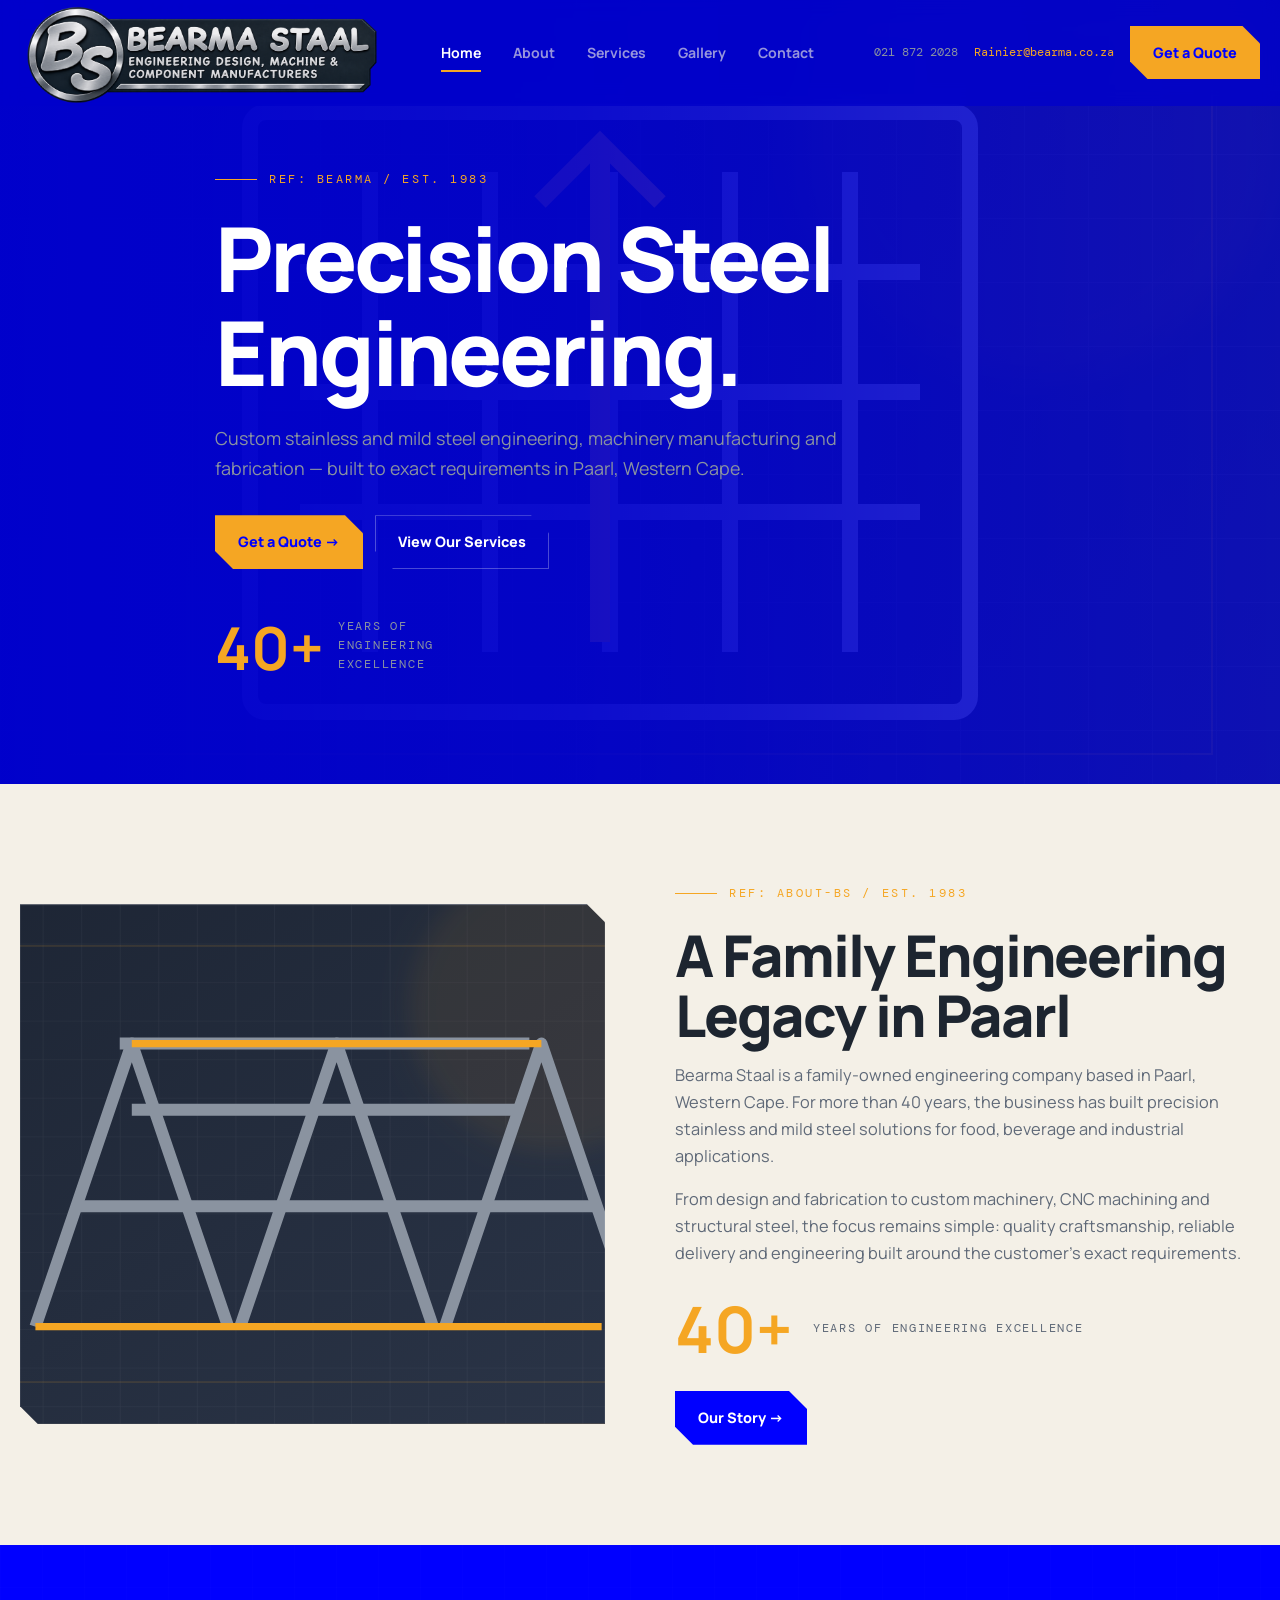
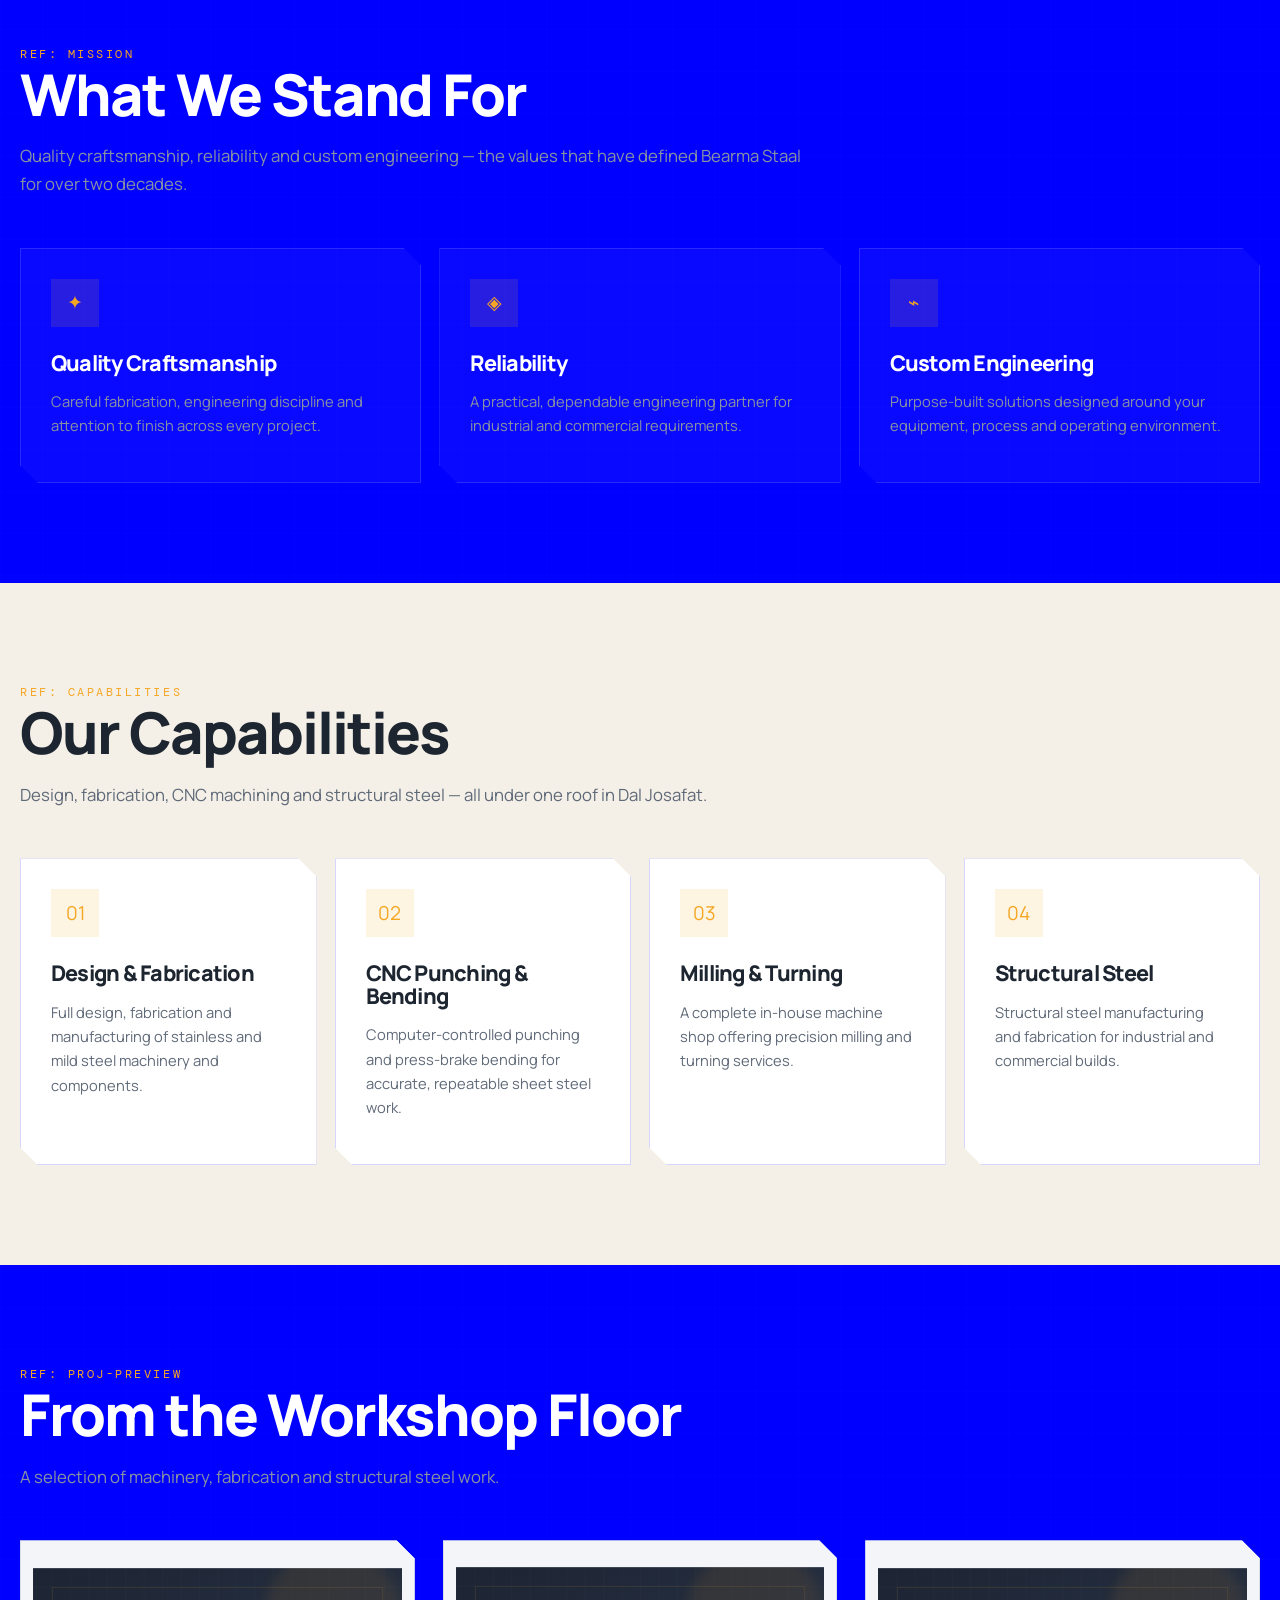
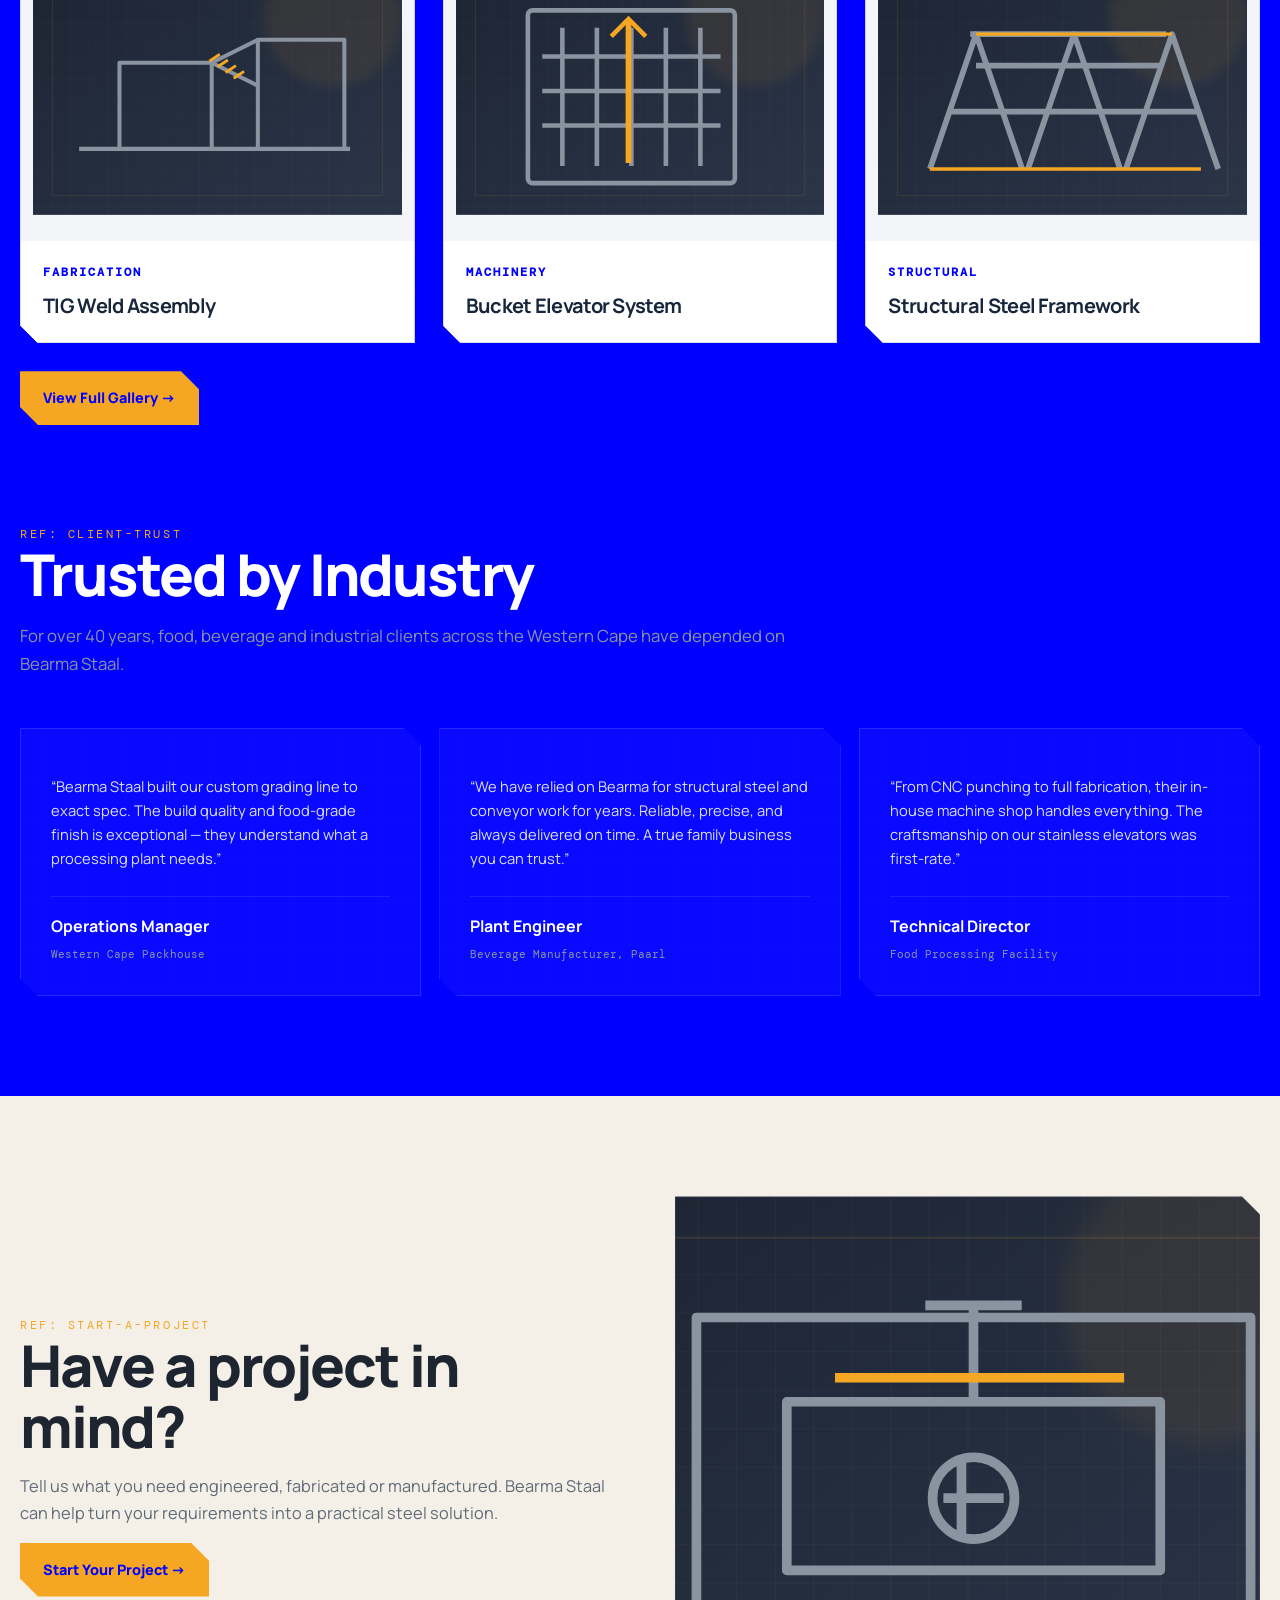
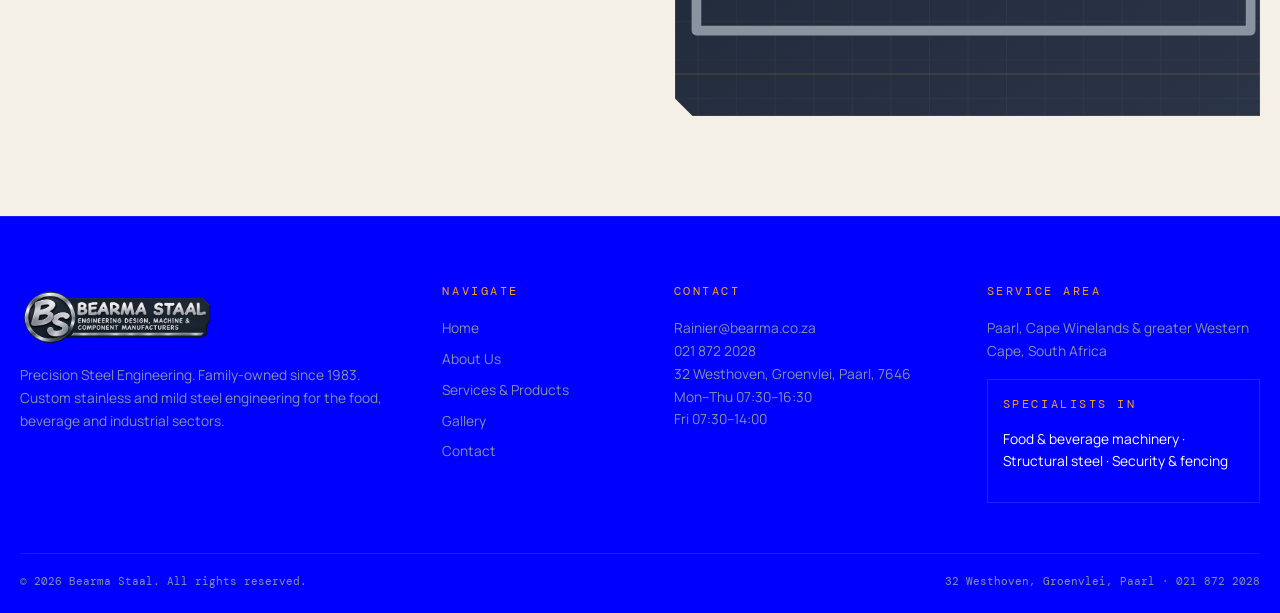
<file: index.html>
<!doctype html>
<html lang="en-ZA">
<head>
<meta charset="utf-8">
<meta name="viewport" content="width=device-width,initial-scale=1">
<title>Bearma Staal | Precision Steel Engineering in Paarl</title>
<meta name="description" content="Bearma Staal — family-owned industrial engineering in Paarl, Western Cape. 40+ years of stainless and mild steel fabrication, custom machinery, CNC machining, structural steel and security solutions.">
<meta name="robots" content="index,follow">
<meta property="og:title" content="Bearma Staal | Precision Steel Engineering">
<meta property="og:description" content="40+ years of custom stainless and mild steel machinery, fabrication, CNC machining and structural steel in Paarl, Western Cape.">
<meta property="og:locale" content="en_ZA">

<link rel="stylesheet" href="styles.css">

<script type="application/ld+json">
{
  "@context":"https://schema.org",
  "@type":"LocalBusiness",
  "name":"Bearma Staal",
  "description":"Family-owned industrial engineering company specialising in stainless and mild steel fabrication, custom machinery, CNC machining, structural steel and security fencing.",
  "telephone":"+27 21 872 2028",
  "address":{
    "@type":"PostalAddress",
    "streetAddress":"32 Westhoven, Groenvlei",
    "addressLocality":"Paarl",
    "addressRegion":"Western Cape",
    "postalCode":"7646",
    "addressCountry":"ZA"
  },
  "areaServed":"Paarl, Cape Winelands, Western Cape, South Africa",
  "openingHoursSpecification":[
    {
      "@type":"OpeningHoursSpecification",
      "dayOfWeek":["Monday","Tuesday","Wednesday","Thursday"],
      "opens":"07:30",
      "closes":"16:30"
    },
    {
      "@type":"OpeningHoursSpecification",
      "dayOfWeek":"Friday",
      "opens":"07:30",
      "closes":"14:00"
    }
  ]
}
</script>
</head>

<body>

<header>
<nav class="container nav">

<a href="./" aria-label="Bearma Staal home">
<img class="logo" src="assets/images/bearma-staal-logo.png" alt="Bearma Staal">
</a>

<div class="navlinks">
<a class="active" href="./">Home</a>
<a href="about/">About</a>
<a href="services/">Services</a>
<a href="gallery/">Gallery</a>
<a href="https://timothyr9.github.io/Bearma_Staal/contact/index.html">Contact</a>
</div>

<div class="navright">
<a class="phone" href="tel:0218722028">021 872 2028</a>
<a class="email-mini" href="mailto:Rainier@bearma.co.za">Rainier@bearma.co.za</a>

<a class="btn btn-primary chamfer" href="https://timothyr9.github.io/Bearma_Staal/contact/index.html">
Get a Quote
</a>

<button class="hamb" aria-label="Open menu">☰</button>
</div>
</nav>

<div class="mobile-menu">
<div class="container">

<a href="./">Home</a>
<a href="about/">About</a>
<a href="services/">Services</a>
<a href="gallery/">Gallery</a>

<a href="https://timothyr9.github.io/Bearma_Staal/contact/index.html">
Contact
</a>

<a class="btn btn-primary chamfer" href="https://timothyr9.github.io/Bearma_Staal/contact/index.html">
Get a Quote
</a>

</div>
</div>
</header>

<main>

<section class="hero">
<div class="hero-media" style="background-image:url('assets/images/project-elevator.svg')"></div>
<div class="hero-overlay"></div>

<div class="container hero-content">

<div class="eyebrow">
<i></i>
<span class="tech">REF: BEARMA / EST. 1983</span>
</div>

<h1>Precision Steel Engineering.</h1>

<p class="lead">
Custom stainless and mild steel engineering, machinery manufacturing and fabrication — built to exact requirements in Paarl, Western Cape.
</p>

<div class="hero-actions">

<a class="btn btn-primary chamfer" href="https://timothyr9.github.io/Bearma_Staal/contact/index.html">
Get a Quote →
</a>

<a class="btn btn-outline chamfer" href="services/">
View Our Services
</a>

</div>

<div class="hero-stat">
<strong>40+</strong>
<span>Years of engineering excellence</span>
</div>

</div>
</section>

<section class="section">
<div class="container two-col">

<div class="media-card chamfer reveal"
style="background-image:url('assets/images/project-structure.svg')">
</div>

<div class="copy reveal">

<div class="eyebrow">
<i style="width:42px;height:1px;background:var(--safety)"></i>
<span class="tech">REF: ABOUT-BS / EST. 1983</span>
</div>

<h2>A Family Engineering Legacy in Paarl</h2>

<p>
Bearma Staal is a family-owned engineering company based in Paarl, Western Cape. For more than 40 years, the business has built precision stainless and mild steel solutions for food, beverage and industrial applications.
</p>

<p>
From design and fabrication to custom machinery, CNC machining and structural steel, the focus remains simple: quality craftsmanship, reliable delivery and engineering built around the customer's exact requirements.
</p>

<div class="statline">
<strong>40+</strong>
<span>Years of engineering excellence</span>
</div>

<a class="btn btn-dark chamfer" href="about/" style="margin-top:30px">
Our Story →
</a>

</div>
</div>
</section>

<section class="section dark">
<div class="container">

<div class="section-head reveal">
<div class="tech">REF: MISSION</div>
<h2>What We Stand For</h2>
<p>
Quality craftsmanship, reliability and custom engineering — the values that have defined Bearma Staal for over two decades.
</p>
</div>

<div class="cards">

<article class="card chamfer reveal">
<div class="icon">✦</div>
<h3>Quality Craftsmanship</h3>
<p>
Careful fabrication, engineering discipline and attention to finish across every project.
</p>
</article>

<article class="card chamfer reveal">
<div class="icon">◈</div>
<h3>Reliability</h3>
<p>
A practical, dependable engineering partner for industrial and commercial requirements.
</p>
</article>

<article class="card chamfer reveal">
<div class="icon">⌁</div>
<h3>Custom Engineering</h3>
<p>
Purpose-built solutions designed around your equipment, process and operating environment.
</p>
</article>

</div>
</div>
</section>

<section class="section">
<div class="container">

<div class="section-head reveal">
<div class="tech">REF: CAPABILITIES</div>
<h2>Our Capabilities</h2>
<p>
Design, fabrication, CNC machining and structural steel — all under one roof in Dal Josafat.
</p>
</div>

<div class="cards four">

<article class="card chamfer reveal">
<div class="icon">01</div>
<h3>Design & Fabrication</h3>
<p>
Full design, fabrication and manufacturing of stainless and mild steel machinery and components.
</p>
</article>

<article class="card chamfer reveal">
<div class="icon">02</div>
<h3>CNC Punching & Bending</h3>
<p>
Computer-controlled punching and press-brake bending for accurate, repeatable sheet steel work.
</p>
</article>

<article class="card chamfer reveal">
<div class="icon">03</div>
<h3>Milling & Turning</h3>
<p>
A complete in-house machine shop offering precision milling and turning services.
</p>
</article>

<article class="card chamfer reveal">
<div class="icon">04</div>
<h3>Structural Steel</h3>
<p>
Structural steel manufacturing and fabrication for industrial and commercial builds.
</p>
</article>

</div>
</div>
</section>

<section class="section dark">
<div class="container">

<div class="section-head reveal">
<div class="tech">REF: PROJ-PREVIEW</div>
<h2>From the Workshop Floor</h2>
<p>
A selection of machinery, fabrication and structural steel work.
</p>
</div>

<div class="gallery-grid">

<a class="gallery-item chamfer reveal" href="gallery/" data-category="fabrication">
<img loading="lazy" src="assets/images/project-weld.svg" alt="TIG weld assembly">
<div class="gallery-caption">
<small>Fabrication</small>
<h3>TIG Weld Assembly</h3>
</div>
</a>

<a class="gallery-item chamfer reveal" href="gallery/" data-category="machinery">
<img loading="lazy" src="assets/images/project-elevator.svg" alt="Bucket elevator system">
<div class="gallery-caption">
<small>Machinery</small>
<h3>Bucket Elevator System</h3>
</div>
</a>

<a class="gallery-item chamfer reveal" href="gallery/" data-category="structural">
<img loading="lazy" src="assets/images/project-structure.svg" alt="Structural steel framework">
<div class="gallery-caption">
<small>Structural</small>
<h3>Structural Steel Framework</h3>
</div>
</a>

</div>

<a class="btn btn-primary chamfer" href="gallery/" style="margin-top:28px">
View Full Gallery →
</a>

</div>
</section>

<section class="section dark" style="padding-top:0">
<div class="container">

<div class="section-head reveal">
<div class="tech">REF: CLIENT-TRUST</div>
<h2>Trusted by Industry</h2>
<p>
For over 40 years, food, beverage and industrial clients across the Western Cape have depended on Bearma Staal.
</p>
</div>

<div class="testimonials">

<article class="card chamfer reveal">
<p class="quote">
“Bearma Staal built our custom grading line to exact spec. The build quality and food-grade finish is exceptional — they understand what a processing plant needs.”
</p>
<div class="person">
<strong>Operations Manager</strong>
<span>Western Cape Packhouse</span>
</div>
</article>

<article class="card chamfer reveal">
<p class="quote">
“We have relied on Bearma for structural steel and conveyor work for years. Reliable, precise, and always delivered on time. A true family business you can trust.”
</p>
<div class="person">
<strong>Plant Engineer</strong>
<span>Beverage Manufacturer, Paarl</span>
</div>
</article>

<article class="card chamfer reveal">
<p class="quote">
“From CNC punching to full fabrication, their in-house machine shop handles everything. The craftsmanship on our stainless elevators was first-rate.”
</p>
<div class="person">
<strong>Technical Director</strong>
<span>Food Processing Facility</span>
</div>
</article>

</div>
</div>
</section>

<section class="section">
<div class="container two-col">

<div class="copy reveal">

<div class="tech">REF: START-A-PROJECT</div>

<h2>Have a project in mind?</h2>

<p>
Tell us what you need engineered, fabricated or manufactured. Bearma Staal can help turn your requirements into a practical steel solution.
</p>

<a class="btn btn-primary chamfer"
href="https://timothyr9.github.io/Bearma_Staal/contact/index.html">
Start Your Project →
</a>

</div>

<div class="media-card chamfer reveal"
style="background-image:url('assets/images/project-cnc.svg')">
</div>

</div>
</section>

</main>

<footer>

<div class="container footer">

<div class="footer-grid">

<div>
<img class="footer-logo" src="assets/images/bearma-staal-logo.png" alt="Bearma Staal">
<p>
Precision Steel Engineering. Family-owned since 1983. Custom stainless and mild steel engineering for the food, beverage and industrial sectors.
</p>
</div>

<div>
<div class="tech footer-title">Navigate</div>

<ul>
<li><a href="./">Home</a></li>
<li><a href="about/">About Us</a></li>
<li><a href="services/">Services & Products</a></li>
<li><a href="gallery/">Gallery</a></li>
<li>
<a href="https://timothyr9.github.io/Bearma_Staal/contact/index.html">
Contact
</a>
</li>
</ul>

</div>

<div>

<div class="tech footer-title">Contact</div>

<p>
<a href="mailto:Rainier@bearma.co.za">Rainier@bearma.co.za</a><br>
<a href="tel:0218722028">021 872 2028</a><br>
32 Westhoven, Groenvlei, Paarl, 7646<br>
Mon–Thu 07:30–16:30<br>
Fri 07:30–14:00
</p>

</div>

<div>

<div class="tech footer-title">Service Area</div>

<p>
Paarl, Cape Winelands & greater Western Cape, South Africa
</p>

<div class="special">
<div class="tech">Specialists In</div>
<p style="color:#fff">
Food & beverage machinery · Structural steel · Security & fencing
</p>
</div>

</div>

</div>

<div class="copyright">
<span>© 2026 Bearma Staal. All rights reserved.</span>
<span>32 Westhoven, Groenvlei, Paarl · 021 872 2028</span>
</div>

</div>

</footer>

<script src="script.js"></script>

</body>
</html>
</file>
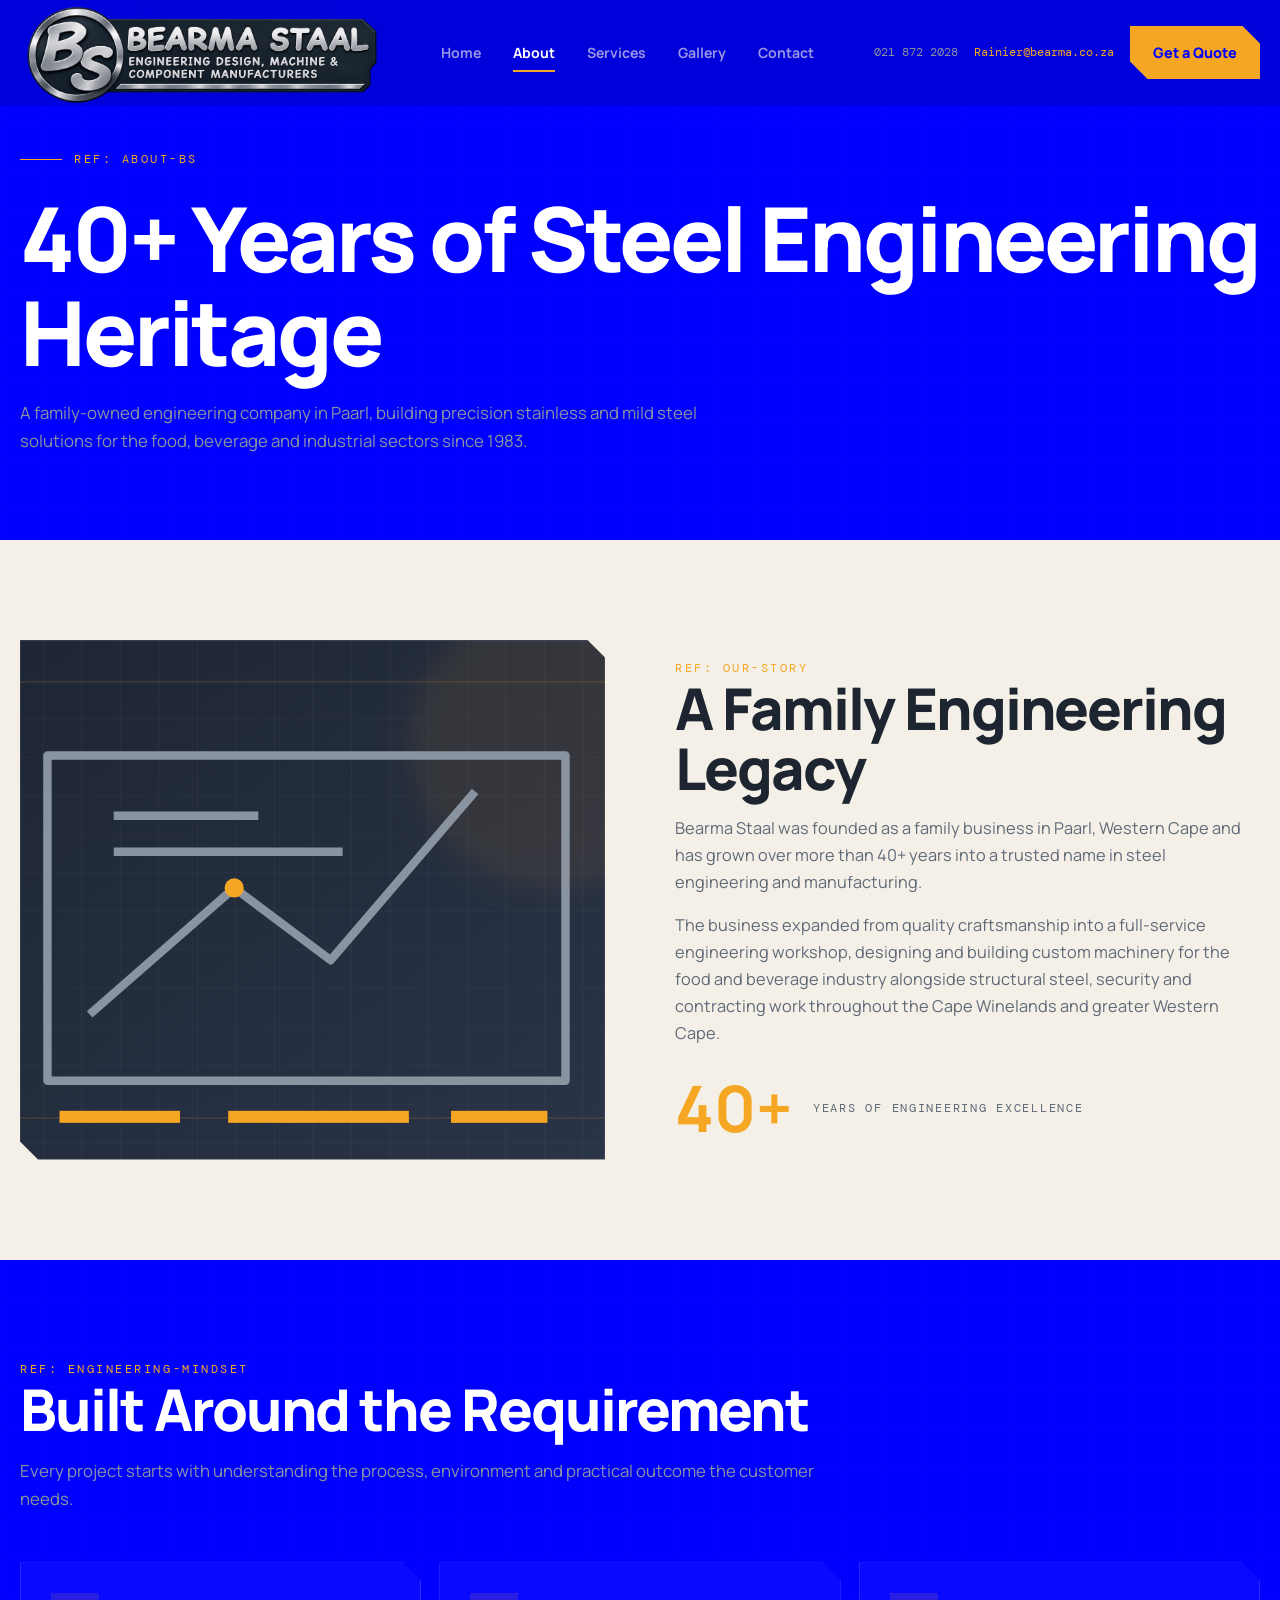
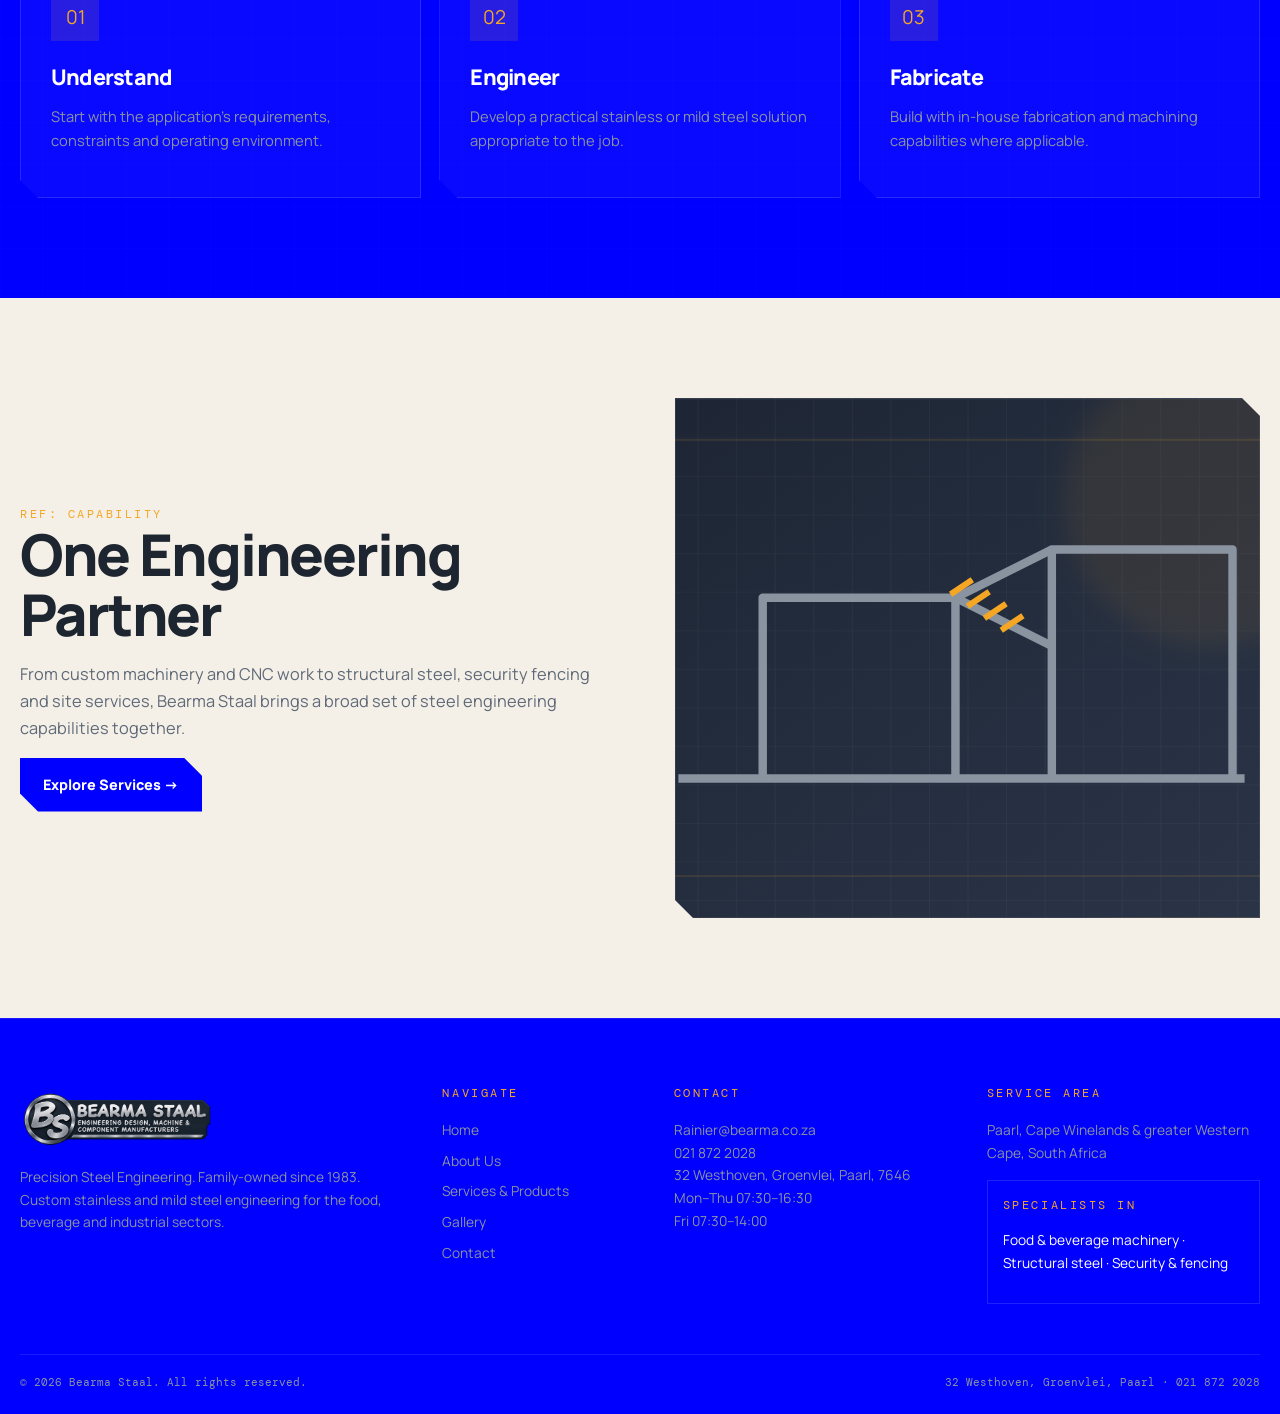
<file: about/index.html>
<!doctype html><html lang="en-ZA"><head><meta charset="utf-8"><meta name="viewport" content="width=device-width,initial-scale=1"><title>About Bearma Staal | 40+ Years of Steel Engineering</title><meta name="description" content="Learn about Bearma Staal, a family-owned steel engineering and manufacturing company in Paarl with 40+ years of experience."><link rel="stylesheet" href="../styles.css"></head><body><header><nav class="container nav"><a href="../"><img class="logo" src="../assets/images/bearma-staal-logo.png" alt="Bearma Staal"></a><div class="navlinks"><a href="../">Home</a><a class="active" href="./">About</a><a href="../services/">Services</a><a href="../gallery/">Gallery</a><a href="../contact/">Contact</a></div><div class="navright"><a class="phone" href="tel:0218722028">021 872 2028</a><a class="email-mini" href="mailto:Rainier@bearma.co.za">Rainier@bearma.co.za</a><a class="btn btn-primary chamfer" href="../contact/">Get a Quote</a><button class="hamb" aria-label="Open menu">☰</button></div></nav><div class="mobile-menu"><div class="container"><a href="../">Home</a><a href="./">About</a><a href="../services/">Services</a><a href="../gallery/">Gallery</a><a href="../contact/">Contact</a><a class="btn btn-primary chamfer" href="../contact/">Get a Quote</a></div></div></header><main><section class="page-hero"><div class="container"><div class="eyebrow"><i></i><span class="tech">REF: ABOUT-BS</span></div><h1>40+ Years of Steel Engineering Heritage</h1><p>A family-owned engineering company in Paarl, building precision stainless and mild steel solutions for the food, beverage and industrial sectors since 1983.</p></div></section><section class="section"><div class="container two-col"><div class="media-card chamfer reveal" style="background-image:url('../assets/images/project-engineering.svg')"></div><div class="copy reveal"><div class="tech">REF: OUR-STORY</div><h2>A Family Engineering Legacy</h2><p>Bearma Staal was founded as a family business in Paarl, Western Cape and has grown over more than 40+ years into a trusted name in steel engineering and manufacturing.</p><p>The business expanded from quality craftsmanship into a full-service engineering workshop, designing and building custom machinery for the food and beverage industry alongside structural steel, security and contracting work throughout the Cape Winelands and greater Western Cape.</p><div class="statline"><strong>40+</strong><span>Years of engineering excellence</span></div></div></div></section><section class="section dark"><div class="container"><div class="section-head reveal"><div class="tech">REF: ENGINEERING-MINDSET</div><h2>Built Around the Requirement</h2><p>Every project starts with understanding the process, environment and practical outcome the customer needs.</p></div><div class="cards"><article class="card chamfer reveal"><div class="icon">01</div><h3>Understand</h3><p>Start with the application's requirements, constraints and operating environment.</p></article><article class="card chamfer reveal"><div class="icon">02</div><h3>Engineer</h3><p>Develop a practical stainless or mild steel solution appropriate to the job.</p></article><article class="card chamfer reveal"><div class="icon">03</div><h3>Fabricate</h3><p>Build with in-house fabrication and machining capabilities where applicable.</p></article></div></div></section><section class="section"><div class="container two-col"><div class="copy reveal"><div class="tech">REF: CAPABILITY</div><h2>One Engineering Partner</h2><p>From custom machinery and CNC work to structural steel, security fencing and site services, Bearma Staal brings a broad set of steel engineering capabilities together.</p><a class="btn btn-dark chamfer" href="../services/">Explore Services →</a></div><div class="media-card chamfer reveal" style="background-image:url('../assets/images/project-weld.svg')"></div></div></section></main><footer><div class="container footer"><div class="footer-grid"><div><img class="footer-logo" src="../assets/images/bearma-staal-logo.png" alt="Bearma Staal"><p>Precision Steel Engineering. Family-owned since 1983. Custom stainless and mild steel engineering for the food, beverage and industrial sectors.</p></div><div><div class="tech footer-title">Navigate</div><ul><li><a href="../">Home</a></li><li><a href="./">About Us</a></li><li><a href="../services/">Services & Products</a></li><li><a href="../gallery/">Gallery</a></li><li><a href="../contact/">Contact</a></li></ul></div><div><div class="tech footer-title">Contact</div><p><a href="mailto:Rainier@bearma.co.za">Rainier@bearma.co.za</a><br><a href="tel:0218722028">021 872 2028</a><br>32 Westhoven, Groenvlei, Paarl, 7646<br>Mon–Thu 07:30–16:30<br>Fri 07:30–14:00</p></div><div><div class="tech footer-title">Service Area</div><p>Paarl, Cape Winelands & greater Western Cape, South Africa</p><div class="special"><div class="tech">Specialists In</div><p style="color:#fff">Food & beverage machinery · Structural steel · Security & fencing</p></div></div></div><div class="copyright"><span>© 2026 Bearma Staal. All rights reserved.</span><span>32 Westhoven, Groenvlei, Paarl · 021 872 2028</span></div></div></footer><script src="../script.js"></script></body></html>
</file>
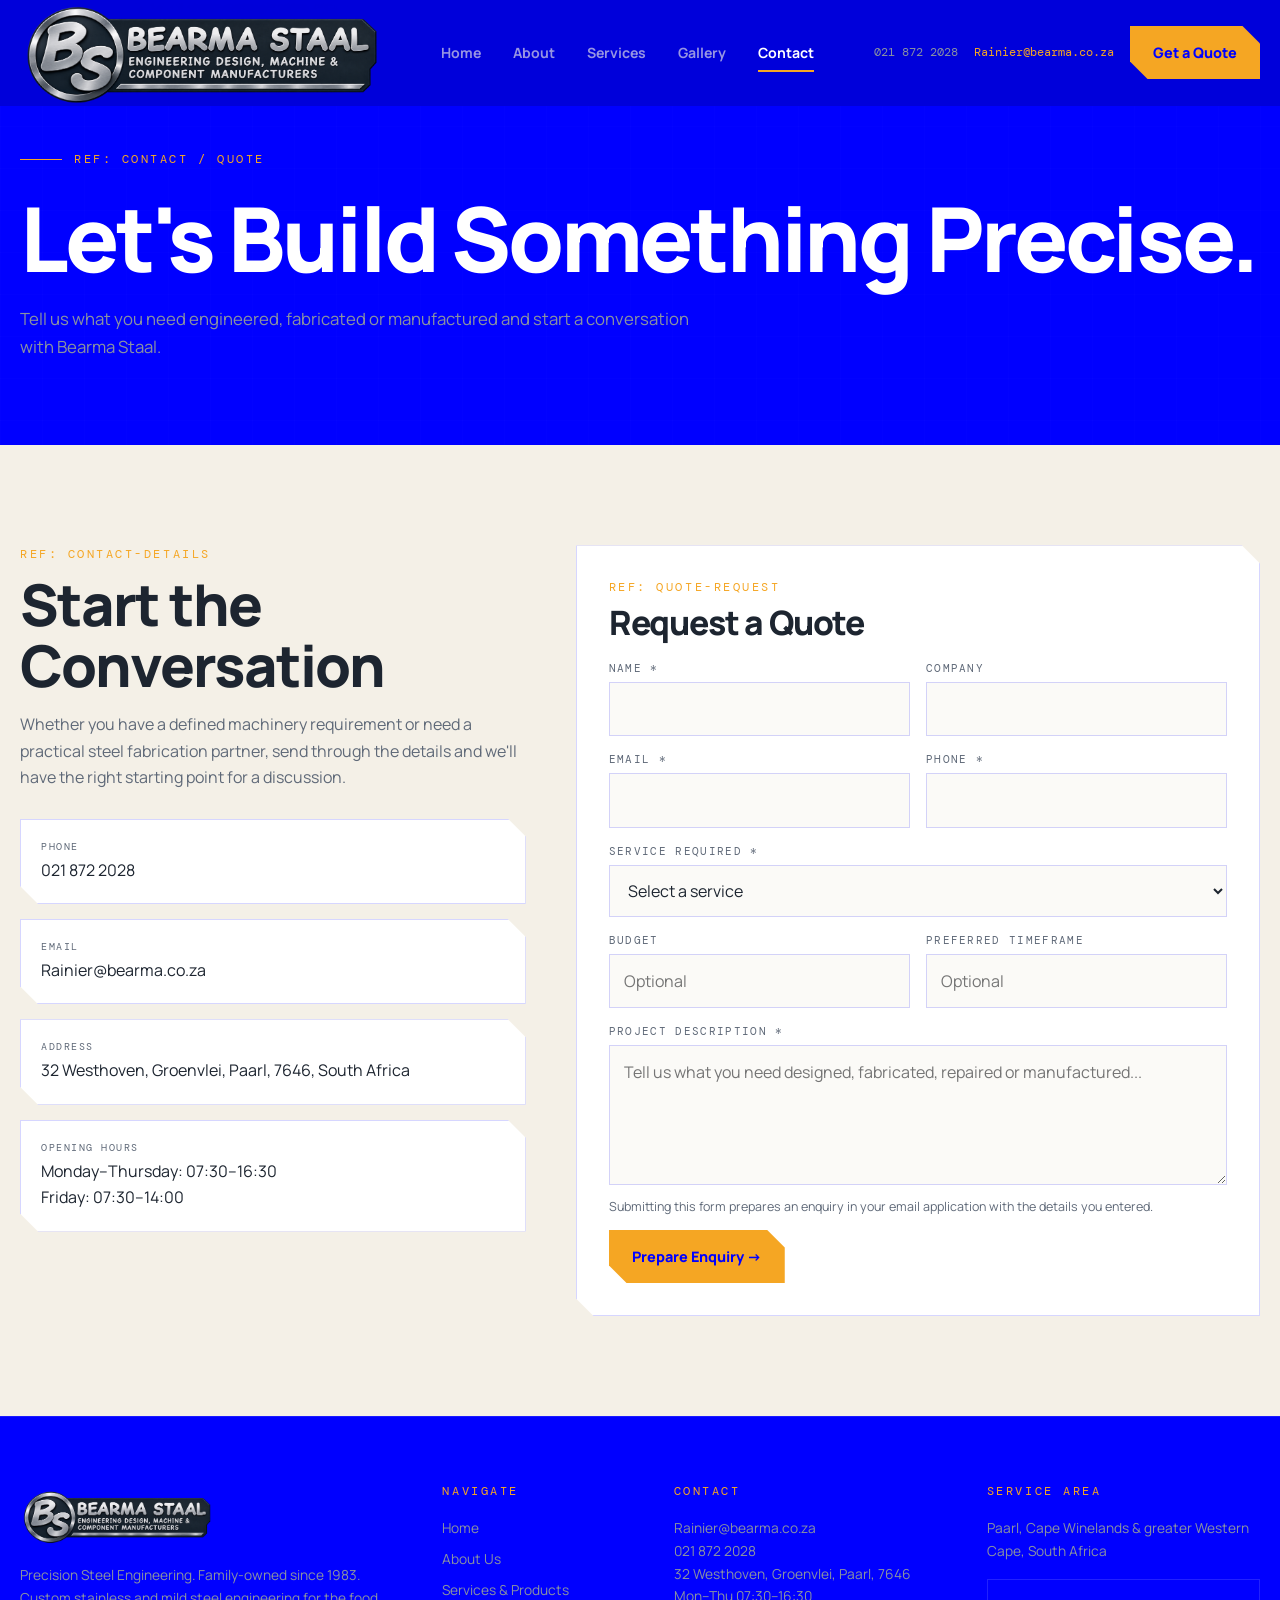
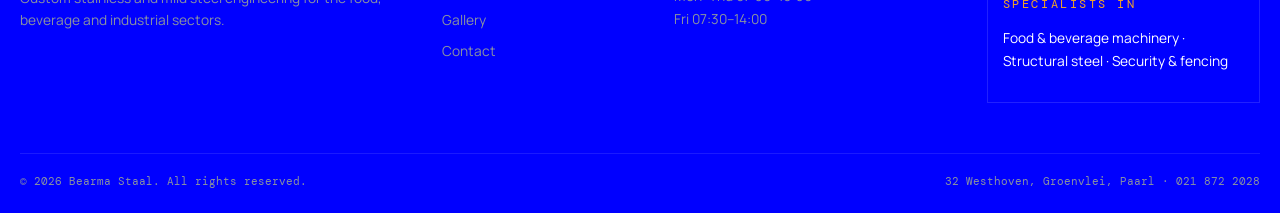
<file: contact/index.html>
<!doctype html><html lang="en-ZA"><head><meta charset="utf-8"><meta name="viewport" content="width=device-width,initial-scale=1"><title>Contact Bearma Staal | Get a Quote</title><meta name="description" content="Contact Bearma Staal in Paarl for steel engineering, custom machinery, fabrication, CNC machining, structural steel and site services."><link rel="stylesheet" href="../styles.css"></head><body><header><nav class="container nav"><a href="../"><img class="logo" src="../assets/images/bearma-staal-logo.png" alt="Bearma Staal"></a><div class="navlinks"><a href="../">Home</a><a href="../about/">About</a><a href="../services/">Services</a><a href="../gallery/">Gallery</a><a class="active" href="./">Contact</a></div><div class="navright"><a class="phone" href="tel:0218722028">021 872 2028</a><a class="email-mini" href="mailto:Rainier@bearma.co.za">Rainier@bearma.co.za</a><a class="btn btn-primary chamfer" href="./">Get a Quote</a><button class="hamb" aria-label="Open menu">☰</button></div></nav><div class="mobile-menu"><div class="container"><a href="../">Home</a><a href="../about/">About</a><a href="../services/">Services</a><a href="../gallery/">Gallery</a><a href="./">Contact</a><a class="btn btn-primary chamfer" href="./">Get a Quote</a></div></div></header><main><section class="page-hero"><div class="container"><div class="eyebrow"><i></i><span class="tech">REF: CONTACT / QUOTE</span></div><h1>Let's Build Something Precise.</h1><p>Tell us what you need engineered, fabricated or manufactured and start a conversation with Bearma Staal.</p></div></section><section class="section"><div class="container contact-grid"><div class="reveal"><div class="tech">REF: CONTACT-DETAILS</div><h2 style="margin-top:10px">Start the Conversation</h2><p style="color:var(--steel2);max-width:560px">Whether you have a defined machinery requirement or need a practical steel fabrication partner, send through the details and we'll have the right starting point for a discussion.</p><div class="contact-list"><div class="contact-item chamfer"><small>Phone</small><a href="tel:0218722028">021 872 2028</a></div><div class="contact-item chamfer"><small>Email</small><a href="mailto:Rainier@bearma.co.za">Rainier@bearma.co.za</a></div><div class="contact-item chamfer"><small>Address</small>32 Westhoven, Groenvlei, Paarl, 7646, South Africa</div><div class="contact-item chamfer"><small>Opening Hours</small>Monday–Thursday: 07:30–16:30<br>Friday: 07:30–14:00</div></div></div><div class="form chamfer reveal"><div class="tech" style="margin-bottom:8px">REF: QUOTE-REQUEST</div><h2 style="font-size:2.1rem;margin-bottom:20px">Request a Quote</h2><div class="success">Your email client is being opened with your enquiry. If it does not open automatically, email Rainier@bearma.co.za directly.</div><form id="quoteForm"><div class="form-grid"><div class="field"><label for="name">Name *</label><input id="name" name="name" required></div><div class="field"><label for="company">Company</label><input id="company" name="company"></div><div class="field"><label for="email">Email *</label><input id="email" name="email" type="email" required></div><div class="field"><label for="phone">Phone *</label><input id="phone" name="phone" required></div><div class="field full"><label for="service">Service Required *</label><select id="service" name="service" required><option value="">Select a service</option><option>Custom Machinery Manufacturing</option><option>CNC Punching & Bending</option><option>Milling & Turning</option><option>Structural Steel</option><option>Mild & Stainless Steel Contracting</option><option>Mobile Crane Hire</option><option>Security Fences</option><option>Gates & Gate Automation</option><option>Balustrades & Staircases</option><option>Other</option></select></div><div class="field"><label for="budget">Budget</label><input id="budget" name="budget" placeholder="Optional"></div><div class="field"><label for="timeframe">Preferred Timeframe</label><input id="timeframe" name="timeframe" placeholder="Optional"></div><div class="field full"><label for="description">Project Description *</label><textarea id="description" name="description" required placeholder="Tell us what you need designed, fabricated, repaired or manufactured..."></textarea></div></div><p class="form-note">Submitting this form prepares an enquiry in your email application with the details you entered.</p><button class="btn btn-primary chamfer" type="submit">Prepare Enquiry →</button></form></div></div></section></main><footer><div class="container footer"><div class="footer-grid"><div><img class="footer-logo" src="../assets/images/bearma-staal-logo.png" alt="Bearma Staal"><p>Precision Steel Engineering. Family-owned since 1983. Custom stainless and mild steel engineering for the food, beverage and industrial sectors.</p></div><div><div class="tech footer-title">Navigate</div><ul><li><a href="../">Home</a></li><li><a href="../about/">About Us</a></li><li><a href="../services/">Services & Products</a></li><li><a href="../gallery/">Gallery</a></li><li><a href="./">Contact</a></li></ul></div><div><div class="tech footer-title">Contact</div><p><a href="mailto:Rainier@bearma.co.za">Rainier@bearma.co.za</a><br><a href="tel:0218722028">021 872 2028</a><br>32 Westhoven, Groenvlei, Paarl, 7646<br>Mon–Thu 07:30–16:30<br>Fri 07:30–14:00</p></div><div><div class="tech footer-title">Service Area</div><p>Paarl, Cape Winelands & greater Western Cape, South Africa</p><div class="special"><div class="tech">Specialists In</div><p style="color:#fff">Food & beverage machinery · Structural steel · Security & fencing</p></div></div></div><div class="copyright"><span>© 2026 Bearma Staal. All rights reserved.</span><span>32 Westhoven, Groenvlei, Paarl · 021 872 2028</span></div></div></footer><script src="../script.js"></script></body></html>
</file>
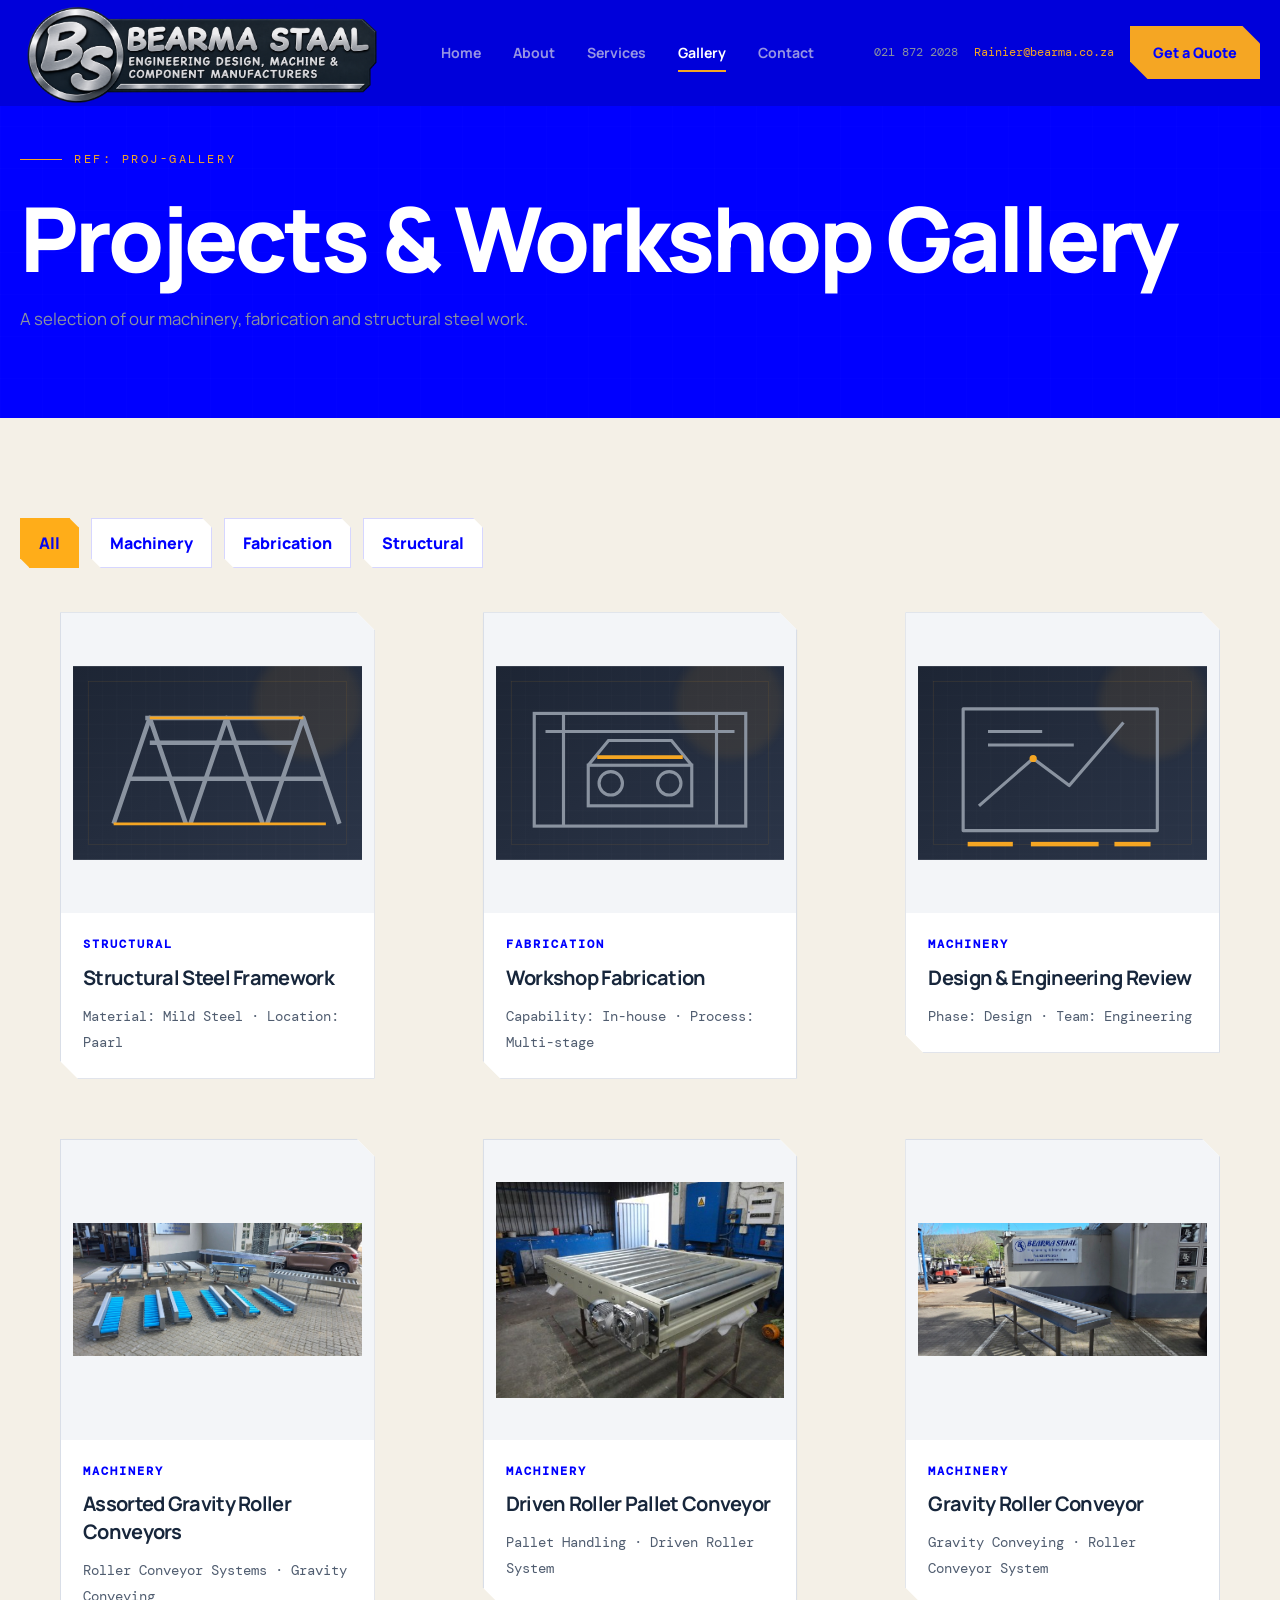
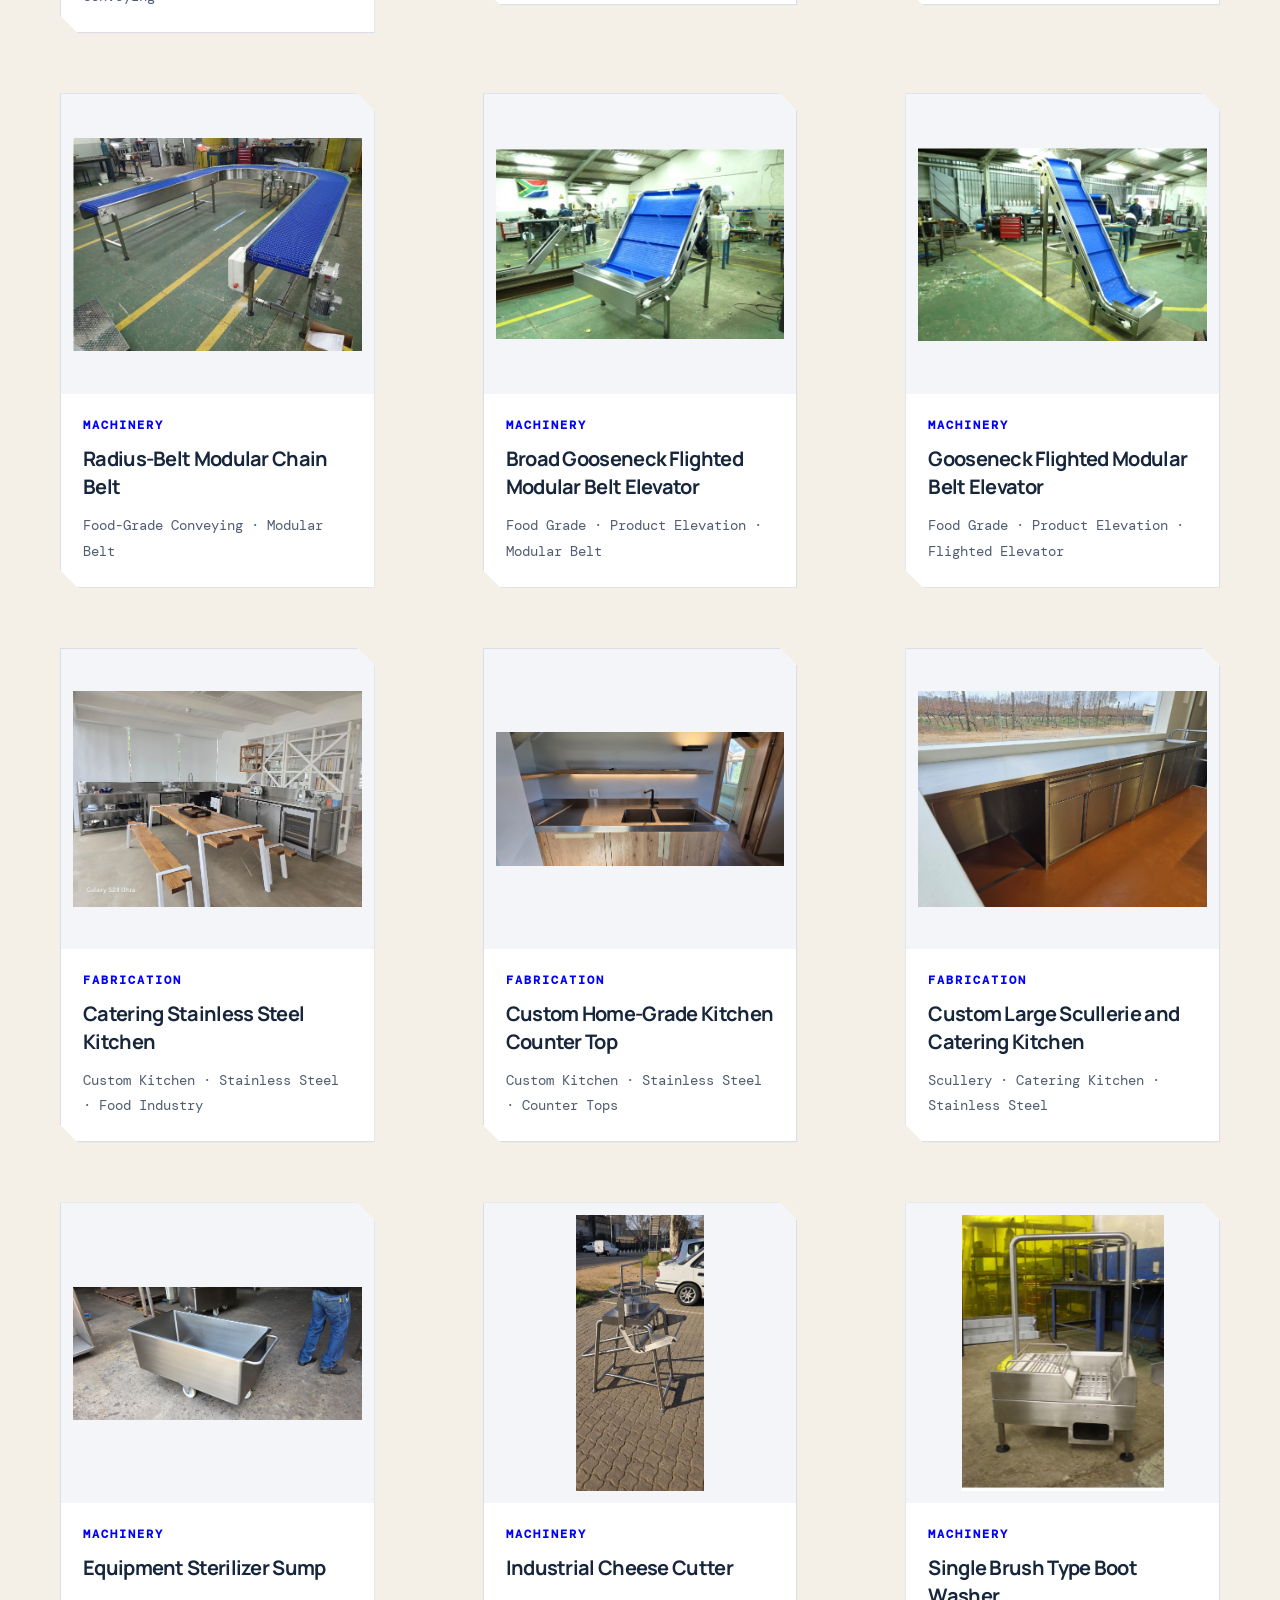
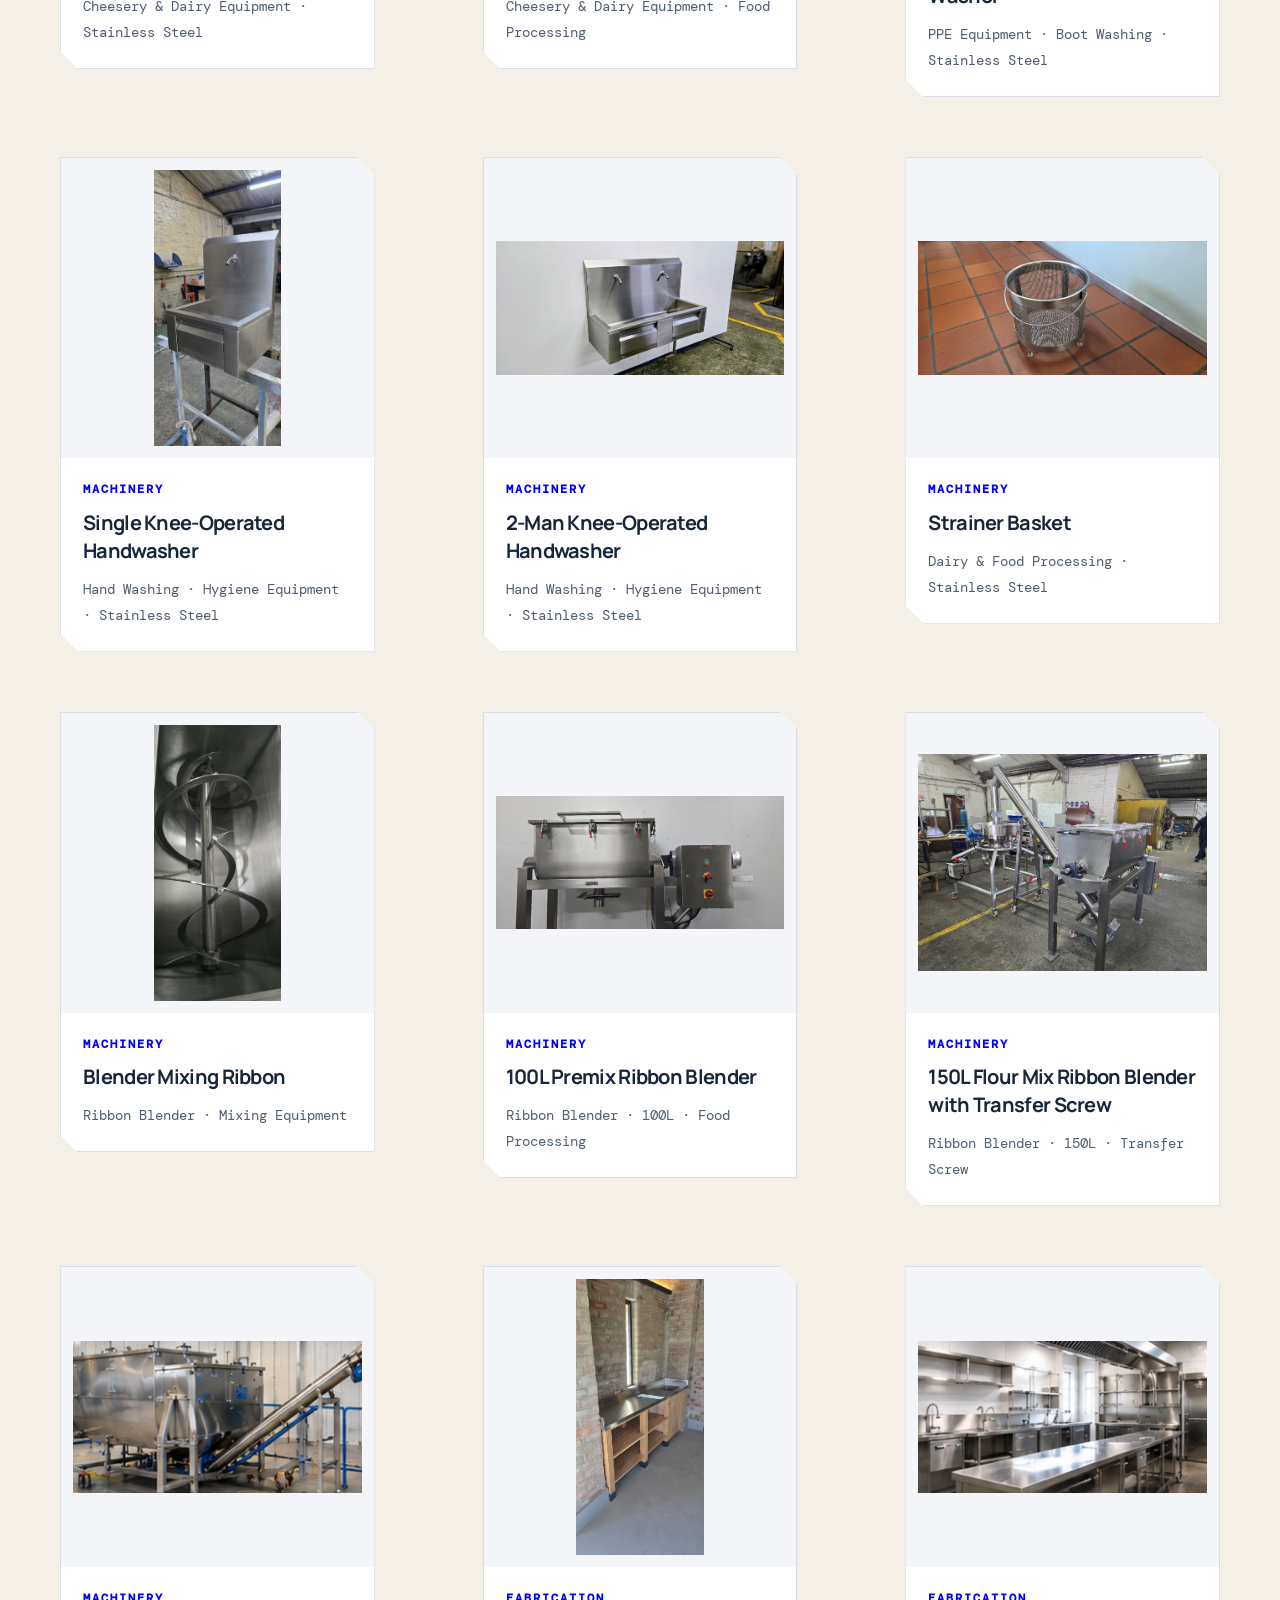
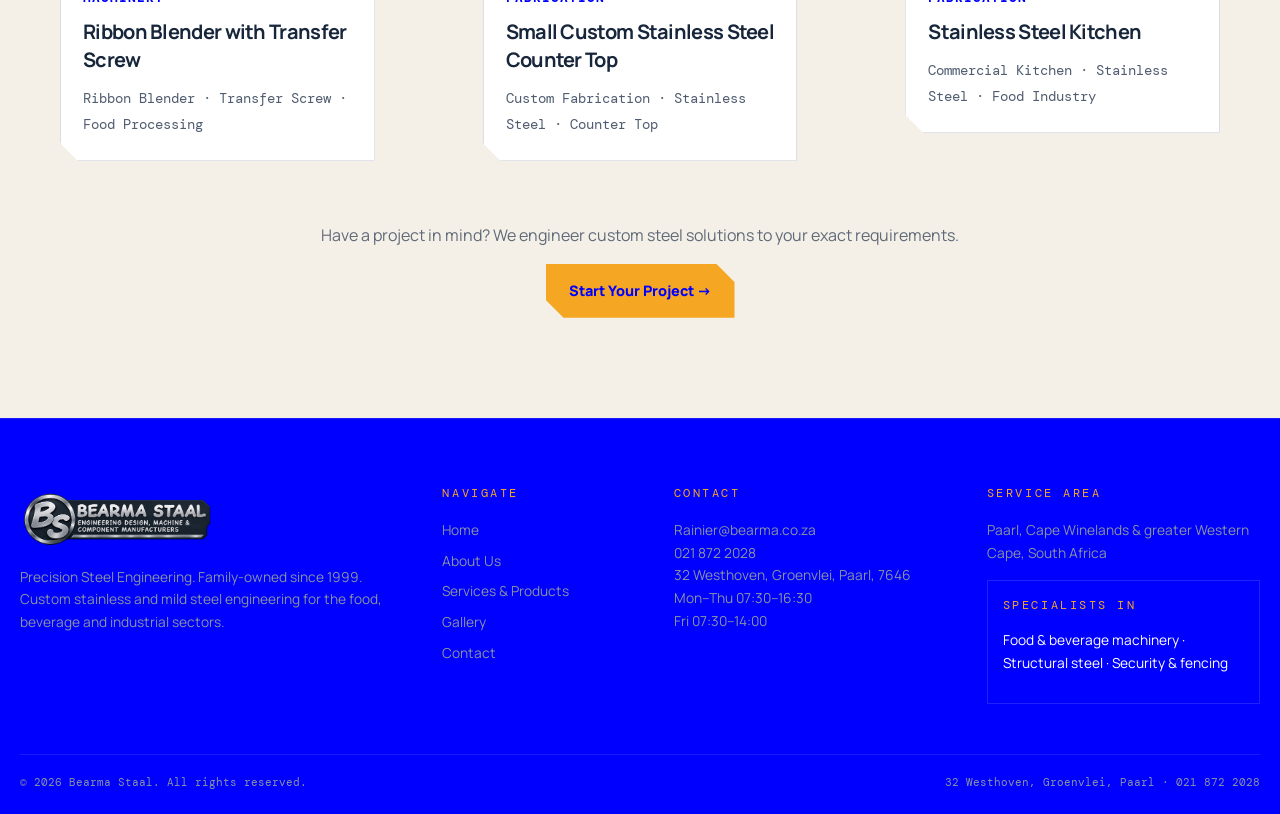
<file: gallery/index.html>
<!doctype html>
<html lang="en-ZA">

<head>
    <meta charset="utf-8">
    <meta name="viewport" content="width=device-width,initial-scale=1">

    <title>Projects & Workshop Gallery | Bearma Staal</title>

    <meta
        name="description"
        content="A selection of Bearma Staal machinery, fabrication and structural steel work in Paarl and the Western Cape."
    >

    <link rel="stylesheet" href="../styles.css">

    <!-- Gallery image fix:
         All product images use the live GitHub Pages asset path.
         Images are contained in a fixed card area so portrait/wide source
         photographs do not create oversized cards. -->
    <style>
        .gallery-grid .gallery-item {
            overflow: hidden;
        }

        .gallery-grid .gallery-item > img {
            display: block;
            width: 100%;
            height: 320px;
            object-fit: cover;
            object-position: center;
        }

        @media (max-width: 700px) {
            .gallery-grid .gallery-item > img {
                height: 260px;
            }
        }
    </style>
</head>

<body>

    <header>
        <nav class="container nav">

            <a href="../">
                <img
                    class="logo"
                    src="https://timothyr9.github.io/Bearma_Staal/assets/images/bearma-staal-logo.png"
                    alt="Bearma Staal"
                >
            </a>

            <div class="navlinks">
                <a href="../">Home</a>
                <a href="../about/">About</a>
                <a href="../services/">Services</a>
                <a class="active" href="./">Gallery</a>
                <a href="https://timothyr9.github.io/Bearma_Staal/contact/index.html">
                    Contact
                </a>
            </div>

            <div class="navright">
                <a class="phone" href="tel:0218722028">021 872 2028</a>

                <a class="email-mini" href="mailto:Rainier@bearma.co.za">
                    Rainier@bearma.co.za
                </a>

                <a
                    class="btn btn-primary chamfer"
                    href="https://timothyr9.github.io/Bearma_Staal/contact/index.html"
                >
                    Get a Quote
                </a>

                <button class="hamb" aria-label="Open menu">☰</button>
            </div>

        </nav>

        <div class="mobile-menu">
            <div class="container">
                <a href="../">Home</a>
                <a href="../about/">About</a>
                <a href="../services/">Services</a>
                <a href="./">Gallery</a>
                <a href="https://timothyr9.github.io/Bearma_Staal/contact/index.html">
                    Contact
                </a>
                <a
                    class="btn btn-primary chamfer"
                    href="https://timothyr9.github.io/Bearma_Staal/contact/index.html"
                >
                    Get a Quote
                </a>
            </div>
        </div>
    </header>

    <main>

        <section class="page-hero">
            <div class="container">
                <div class="eyebrow">
                    <i></i>
                    <span class="tech">REF: PROJ-GALLERY</span>
                </div>

                <h1>Projects & Workshop Gallery</h1>

                <p>
                    A selection of our machinery, fabrication and structural steel work.
                </p>
            </div>
        </section>

        <section class="section">
            <div class="container">

                <div class="filters reveal">
                    <button class="filter active chamfer-sm" data-filter="all">
                        All
                    </button>

                    <button class="filter chamfer-sm" data-filter="machinery">
                        Machinery
                    </button>

                    <button class="filter chamfer-sm" data-filter="fabrication">
                        Fabrication
                    </button>

                    <button class="filter chamfer-sm" data-filter="structural">
                        Structural
                    </button>
                </div>

                <div class="gallery-grid">

                   
                   
                    <figure class="gallery-item chamfer reveal" data-category="structural">
                        <img
                            loading="lazy"
                            src="https://timothyr9.github.io/Bearma_Staal/assets/images/project-structure.svg"
                            alt="Structural Steel Framework — Structural project by Bearma Staal"
                            width="1200"
                            height="675"
                        >
                        <figcaption class="gallery-caption">
                            <small>Structural</small>
                            <h3>Structural Steel Framework</h3>
                            <div class="meta">Material: Mild Steel · Location: Paarl</div>
                        </figcaption>
                    </figure>
                    <figure class="gallery-item chamfer reveal" data-category="fabrication">
                        <img
                            loading="lazy"
                            src="https://timothyr9.github.io/Bearma_Staal/assets/images/project-workshop.svg"
                            alt="Workshop Fabrication — Bearma Staal"
                            width="1200"
                            height="675"
                        >
                        <figcaption class="gallery-caption">
                            <small>Fabrication</small>
                            <h3>Workshop Fabrication</h3>
                            <div class="meta">Capability: In-house · Process: Multi-stage</div>
                        </figcaption>
                    </figure>
                    <figure class="gallery-item chamfer reveal" data-category="machinery">
                        <img
                            loading="lazy"
                            src="https://timothyr9.github.io/Bearma_Staal/assets/images/project-engineering.svg"
                            alt="Design and Engineering Review — Bearma Staal"
                            width="1200"
                            height="675"
                        >
                        <figcaption class="gallery-caption">
                            <small>Machinery</small>
                            <h3>Design & Engineering Review</h3>
                            <div class="meta">Phase: Design · Team: Engineering</div>
                        </figcaption>
                    </figure>
                  
                    <figure class="gallery-item chamfer reveal" data-category="machinery">
                        <img
                            loading="lazy"
                            src="https://timothyr9.github.io/Bearma_Staal/assets/images/assorted-gravity-roller-conveyors.jpg"
                            alt="Assorted gravity roller conveyor systems for material handling."
                            width="1200"
                            height="675"
                        >
                        <figcaption class="gallery-caption">
                            <small>Machinery</small>
                            <h3>Assorted Gravity Roller Conveyors</h3>
                            <div class="meta">Roller Conveyor Systems · Gravity Conveying</div>
                        </figcaption>
                    </figure>
                    <figure class="gallery-item chamfer reveal" data-category="machinery">
                        <img
                            loading="lazy"
                            src="https://timothyr9.github.io/Bearma_Staal/assets/images/driven-roller-pallet-conveyor.jpg"
                            alt="Driven roller conveyor equipment designed for pallet handling and controlled material movement."
                            width="1200"
                            height="675"
                        >
                        <figcaption class="gallery-caption">
                            <small>Machinery</small>
                            <h3>Driven Roller Pallet Conveyor</h3>
                            <div class="meta">Pallet Handling · Driven Roller System</div>
                        </figcaption>
                    </figure>
                    <figure class="gallery-item chamfer reveal" data-category="machinery">
                        <img
                            loading="lazy"
                            src="https://timothyr9.github.io/Bearma_Staal/assets/images/gravity-roller-conveyor.jpg"
                            alt="Gravity roller conveyor equipment for product and material movement."
                            width="1200"
                            height="675"
                        >
                        <figcaption class="gallery-caption">
                            <small>Machinery</small>
                            <h3>Gravity Roller Conveyor</h3>
                            <div class="meta">Gravity Conveying · Roller Conveyor System</div>
                        </figcaption>
                    </figure>
                    <figure class="gallery-item chamfer reveal" data-category="machinery">
                        <img
                            loading="lazy"
                            src="https://timothyr9.github.io/Bearma_Staal/assets/images/radius-belt-modular-chain-belt.jpg"
                            alt="Modular chain-belt conveying for product transfer through curved layouts and processing areas."
                            width="1200"
                            height="675"
                        >
                        <figcaption class="gallery-caption">
                            <small>Machinery</small>
                            <h3>Radius-Belt Modular Chain Belt</h3>
                            <div class="meta">Food-Grade Conveying · Modular Belt</div>
                        </figcaption>
                    </figure>
                    <figure class="gallery-item chamfer reveal" data-category="machinery">
                        <img
                            loading="lazy"
                            src="https://timothyr9.github.io/Bearma_Staal/assets/images/broad-gooseneck-flighted-modular-belt-elevator.jpg"
                            alt="Food-grade modular conveyor equipment for transferring and elevating products."
                            width="1200"
                            height="675"
                        >
                        <figcaption class="gallery-caption">
                            <small>Machinery</small>
                            <h3>Broad Gooseneck Flighted Modular Belt Elevator</h3>
                            <div class="meta">Food Grade · Product Elevation · Modular Belt</div>
                        </figcaption>
                    </figure>
                    <figure class="gallery-item chamfer reveal" data-category="machinery">
                        <img
                            loading="lazy"
                            src="https://timothyr9.github.io/Bearma_Staal/assets/images/gooseneck-flighted-modular-belt-elevator.jpg"
                            alt="Flighted modular belt elevator for product elevation."
                            width="1200"
                            height="675"
                        >
                        <figcaption class="gallery-caption">
                            <small>Machinery</small>
                            <h3>Gooseneck Flighted Modular Belt Elevator</h3>
                            <div class="meta">Food Grade · Product Elevation · Flighted Elevator</div>
                        </figcaption>
                    </figure>
                    <figure class="gallery-item chamfer reveal" data-category="fabrication">
                        <img
                            loading="lazy"
                            src="https://timothyr9.github.io/Bearma_Staal/assets/images/catering-stainless-steel-kitchen.jpg"
                            alt="Custom stainless-steel kitchen fabrication for catering and food-service applications."
                            width="1200"
                            height="675"
                        >
                        <figcaption class="gallery-caption">
                            <small>Fabrication</small>
                            <h3>Catering Stainless Steel Kitchen</h3>
                            <div class="meta">Custom Kitchen · Stainless Steel · Food Industry</div>
                        </figcaption>
                    </figure>
                    <figure class="gallery-item chamfer reveal" data-category="fabrication">
                        <img
                            loading="lazy"
                            src="https://timothyr9.github.io/Bearma_Staal/assets/images/custom-home-grade-kitchen-counter-top.jpg"
                            alt="Custom kitchen tops made to suit specific dimensions and requirements."
                            width="1200"
                            height="675"
                        >
                        <figcaption class="gallery-caption">
                            <small>Fabrication</small>
                            <h3>Custom Home-Grade Kitchen Counter Top</h3>
                            <div class="meta">Custom Kitchen · Stainless Steel · Counter Tops</div>
                        </figcaption>
                    </figure>
                    <figure class="gallery-item chamfer reveal" data-category="fabrication">
                        <img
                            loading="lazy"
                            src="https://timothyr9.github.io/Bearma_Staal/assets/images/custom-large-scullerie-and-catering-kitchen.jpg"
                            alt="Custom stainless-steel scullery and catering kitchen fabrication."
                            width="1200"
                            height="675"
                        >
                        <figcaption class="gallery-caption">
                            <small>Fabrication</small>
                            <h3>Custom Large Scullerie and Catering Kitchen</h3>
                            <div class="meta">Scullery · Catering Kitchen · Stainless Steel</div>
                        </figcaption>
                    </figure>
                    <figure class="gallery-item chamfer reveal" data-category="machinery">
                        <img
                            loading="lazy"
                            src="https://timothyr9.github.io/Bearma_Staal/assets/images/equipment-sterilizer-sump.jpg"
                            alt="Stainless-steel equipment associated with cheesery and dairy applications."
                            width="1200"
                            height="675"
                        >
                        <figcaption class="gallery-caption">
                            <small>Machinery</small>
                            <h3>Equipment Sterilizer Sump</h3>
                            <div class="meta">Cheesery & Dairy Equipment · Stainless Steel</div>
                        </figcaption>
                    </figure>
                    <figure class="gallery-item chamfer reveal" data-category="machinery">
                        <img
                            loading="lazy"
                            src="https://timothyr9.github.io/Bearma_Staal/assets/images/industrial-cheese-cutter.jpg"
                            alt="Industrial cheese-processing equipment for cheesery and dairy applications."
                            width="1200"
                            height="675"
                        >
                        <figcaption class="gallery-caption">
                            <small>Machinery</small>
                            <h3>Industrial Cheese Cutter</h3>
                            <div class="meta">Cheesery & Dairy Equipment · Food Processing</div>
                        </figcaption>
                    </figure>
                    <figure class="gallery-item chamfer reveal" data-category="machinery">
                        <img
                            loading="lazy"
                            src="https://timothyr9.github.io/Bearma_Staal/assets/images/single-brush-type-boot-washer.jpg"
                            alt="Boot-washing and PPE equipment fabricated in stainless steel."
                            width="1200"
                            height="675"
                        >
                        <figcaption class="gallery-caption">
                            <small>Machinery</small>
                            <h3>Single Brush Type Boot Washer</h3>
                            <div class="meta">PPE Equipment · Boot Washing · Stainless Steel</div>
                        </figcaption>
                    </figure>
                    <figure class="gallery-item chamfer reveal" data-category="machinery">
                        <img
                            loading="lazy"
                            src="https://timothyr9.github.io/Bearma_Staal/assets/images/single-knee-operated-handwasher.jpg"
                            alt="Knee-operated handwashing equipment for hygienic food-processing environments."
                            width="1200"
                            height="675"
                        >
                        <figcaption class="gallery-caption">
                            <small>Machinery</small>
                            <h3>Single Knee-Operated Handwasher</h3>
                            <div class="meta">Hand Washing · Hygiene Equipment · Stainless Steel</div>
                        </figcaption>
                    </figure>
                    <figure class="gallery-item chamfer reveal" data-category="machinery">
                        <img
                            loading="lazy"
                            src="https://timothyr9.github.io/Bearma_Staal/assets/images/2-man-knee-operated-handwasher.jpg"
                            alt="Two-person knee-operated handwashing equipment for food-processing environments."
                            width="1200"
                            height="675"
                        >
                        <figcaption class="gallery-caption">
                            <small>Machinery</small>
                            <h3>2-Man Knee-Operated Handwasher</h3>
                            <div class="meta">Hand Washing · Hygiene Equipment · Stainless Steel</div>
                        </figcaption>
                    </figure>
                    <figure class="gallery-item chamfer reveal" data-category="machinery">
                        <img
                            loading="lazy"
                            src="https://timothyr9.github.io/Bearma_Staal/assets/images/strainer-basket.jpg"
                            alt="Stainless-steel strainer basket equipment for food-processing applications."
                            width="1200"
                            height="675"
                        >
                        <figcaption class="gallery-caption">
                            <small>Machinery</small>
                            <h3>Strainer Basket</h3>
                            <div class="meta">Dairy & Food Processing · Stainless Steel</div>
                        </figcaption>
                    </figure>
                    <figure class="gallery-item chamfer reveal" data-category="machinery">
                        <img
                            loading="lazy"
                            src="https://timothyr9.github.io/Bearma_Staal/assets/images/blender-mixing-ribbon.jpg"
                            alt="Ribbon blender mixing components for food-grade processing applications."
                            width="1200"
                            height="675"
                        >
                        <figcaption class="gallery-caption">
                            <small>Machinery</small>
                            <h3>Blender Mixing Ribbon</h3>
                            <div class="meta">Ribbon Blender · Mixing Equipment</div>
                        </figcaption>
                    </figure>
                    <figure class="gallery-item chamfer reveal" data-category="machinery">
                        <img
                            loading="lazy"
                            src="https://timothyr9.github.io/Bearma_Staal/assets/images/100l-premix-ribbon-blender.jpg"
                            alt="100L premix ribbon blender for controlled mixing applications."
                            width="1200"
                            height="675"
                        >
                        <figcaption class="gallery-caption">
                            <small>Machinery</small>
                            <h3>100L Premix Ribbon Blender</h3>
                            <div class="meta">Ribbon Blender · 100L · Food Processing</div>
                        </figcaption>
                    </figure>
                    <figure class="gallery-item chamfer reveal" data-category="machinery">
                        <img
                            loading="lazy"
                            src="https://timothyr9.github.io/Bearma_Staal/assets/images/150l-flour-mix-ribbon-blender-with-transfer-screw.jpg"
                            alt="150L flour-mix ribbon blender with transfer screw."
                            width="1200"
                            height="675"
                        >
                        <figcaption class="gallery-caption">
                            <small>Machinery</small>
                            <h3>150L Flour Mix Ribbon Blender with Transfer Screw</h3>
                            <div class="meta">Ribbon Blender · 150L · Transfer Screw</div>
                        </figcaption>
                    </figure>
                    <figure class="gallery-item chamfer reveal" data-category="machinery">
                        <img
                            loading="lazy"
                            src="https://timothyr9.github.io/Bearma_Staal/assets/images/ribbon-blender-transfer-screw.jpg"
                            alt="Ribbon blender and transfer-screw equipment for integrated mixing and product transfer."
                            width="1200"
                            height="675"
                        >
                        <figcaption class="gallery-caption">
                            <small>Machinery</small>
                            <h3>Ribbon Blender with Transfer Screw</h3>
                            <div class="meta">Ribbon Blender · Transfer Screw · Food Processing</div>
                        </figcaption>
                    </figure>
                    <figure class="gallery-item chamfer reveal" data-category="fabrication">
                        <img
                            loading="lazy"
                            src="https://timothyr9.github.io/Bearma_Staal/assets/images/small-custom-stainless-steel-counter-top.jpg"
                            alt="Small custom stainless-steel counter-top fabrication."
                            width="1200"
                            height="675"
                        >
                        <figcaption class="gallery-caption">
                            <small>Fabrication</small>
                            <h3>Small Custom Stainless Steel Counter Top</h3>
                            <div class="meta">Custom Fabrication · Stainless Steel · Counter Top</div>
                        </figcaption>
                    </figure>
                    <figure class="gallery-item chamfer reveal" data-category="fabrication">
                        <img
                            loading="lazy"
                            src="https://timothyr9.github.io/Bearma_Staal/assets/images/stainless-steel-kitchen.jpg"
                            alt="Stainless-steel kitchen fabrication for commercial and food-industry environments."
                            width="1200"
                            height="675"
                        >
                        <figcaption class="gallery-caption">
                            <small>Fabrication</small>
                            <h3>Stainless Steel Kitchen</h3>
                            <div class="meta">Commercial Kitchen · Stainless Steel · Food Industry</div>
                        </figcaption>
                    </figure>

                </div>

                <div
                    class="reveal"
                    style="text-align:center;margin-top:45px"
                >
                    <p style="color:var(--steel2)">
                        Have a project in mind? We engineer custom steel solutions to your exact requirements.
                    </p>

                    <a
                        class="btn btn-primary chamfer"
                        href="https://timothyr9.github.io/Bearma_Staal/contact/index.html"
                    >
                        Start Your Project →
                    </a>
                </div>

            </div>
        </section>

    </main>

    <footer>
        <div class="container footer">

            <div class="footer-grid">

                <div>
                    <img
                        class="footer-logo"
                        src="https://timothyr9.github.io/Bearma_Staal/assets/images/bearma-staal-logo.png"
                        alt="Bearma Staal"
                    >

                    <p>
                        Precision Steel Engineering. Family-owned since 1999.
                        Custom stainless and mild steel engineering for the food,
                        beverage and industrial sectors.
                    </p>
                </div>

                <div>
                    <div class="tech footer-title">Navigate</div>

                    <ul>
                        <li><a href="../">Home</a></li>
                        <li><a href="../about/">About Us</a></li>
                        <li><a href="../services/">Services & Products</a></li>
                        <li><a href="./">Gallery</a></li>
                        <li>
                            <a href="https://timothyr9.github.io/Bearma_Staal/contact/index.html">
                                Contact
                            </a>
                        </li>
                    </ul>
                </div>

                <div>
                    <div class="tech footer-title">Contact</div>

                    <p>
                        <a href="mailto:Rainier@bearma.co.za">
                            Rainier@bearma.co.za
                        </a>
                        <br>
                        <a href="tel:0218722028">
                            021 872 2028
                        </a>
                        <br>
                        32 Westhoven, Groenvlei, Paarl, 7646
                        <br>
                        Mon–Thu 07:30–16:30
                        <br>
                        Fri 07:30–14:00
                    </p>
                </div>

                <div>
                    <div class="tech footer-title">Service Area</div>

                    <p>
                        Paarl, Cape Winelands & greater Western Cape, South Africa
                    </p>

                    <div class="special">
                        <div class="tech">Specialists In</div>

                        <p style="color:#fff">
                            Food & beverage machinery · Structural steel · Security & fencing
                        </p>
                    </div>
                </div>

            </div>

            <div class="copyright">
                <span>© 2026 Bearma Staal. All rights reserved.</span>
                <span>32 Westhoven, Groenvlei, Paarl · 021 872 2028</span>
            </div>

        </div>
    </footer>

    <script src="../script.js"></script>

</body>
</html>
</file>
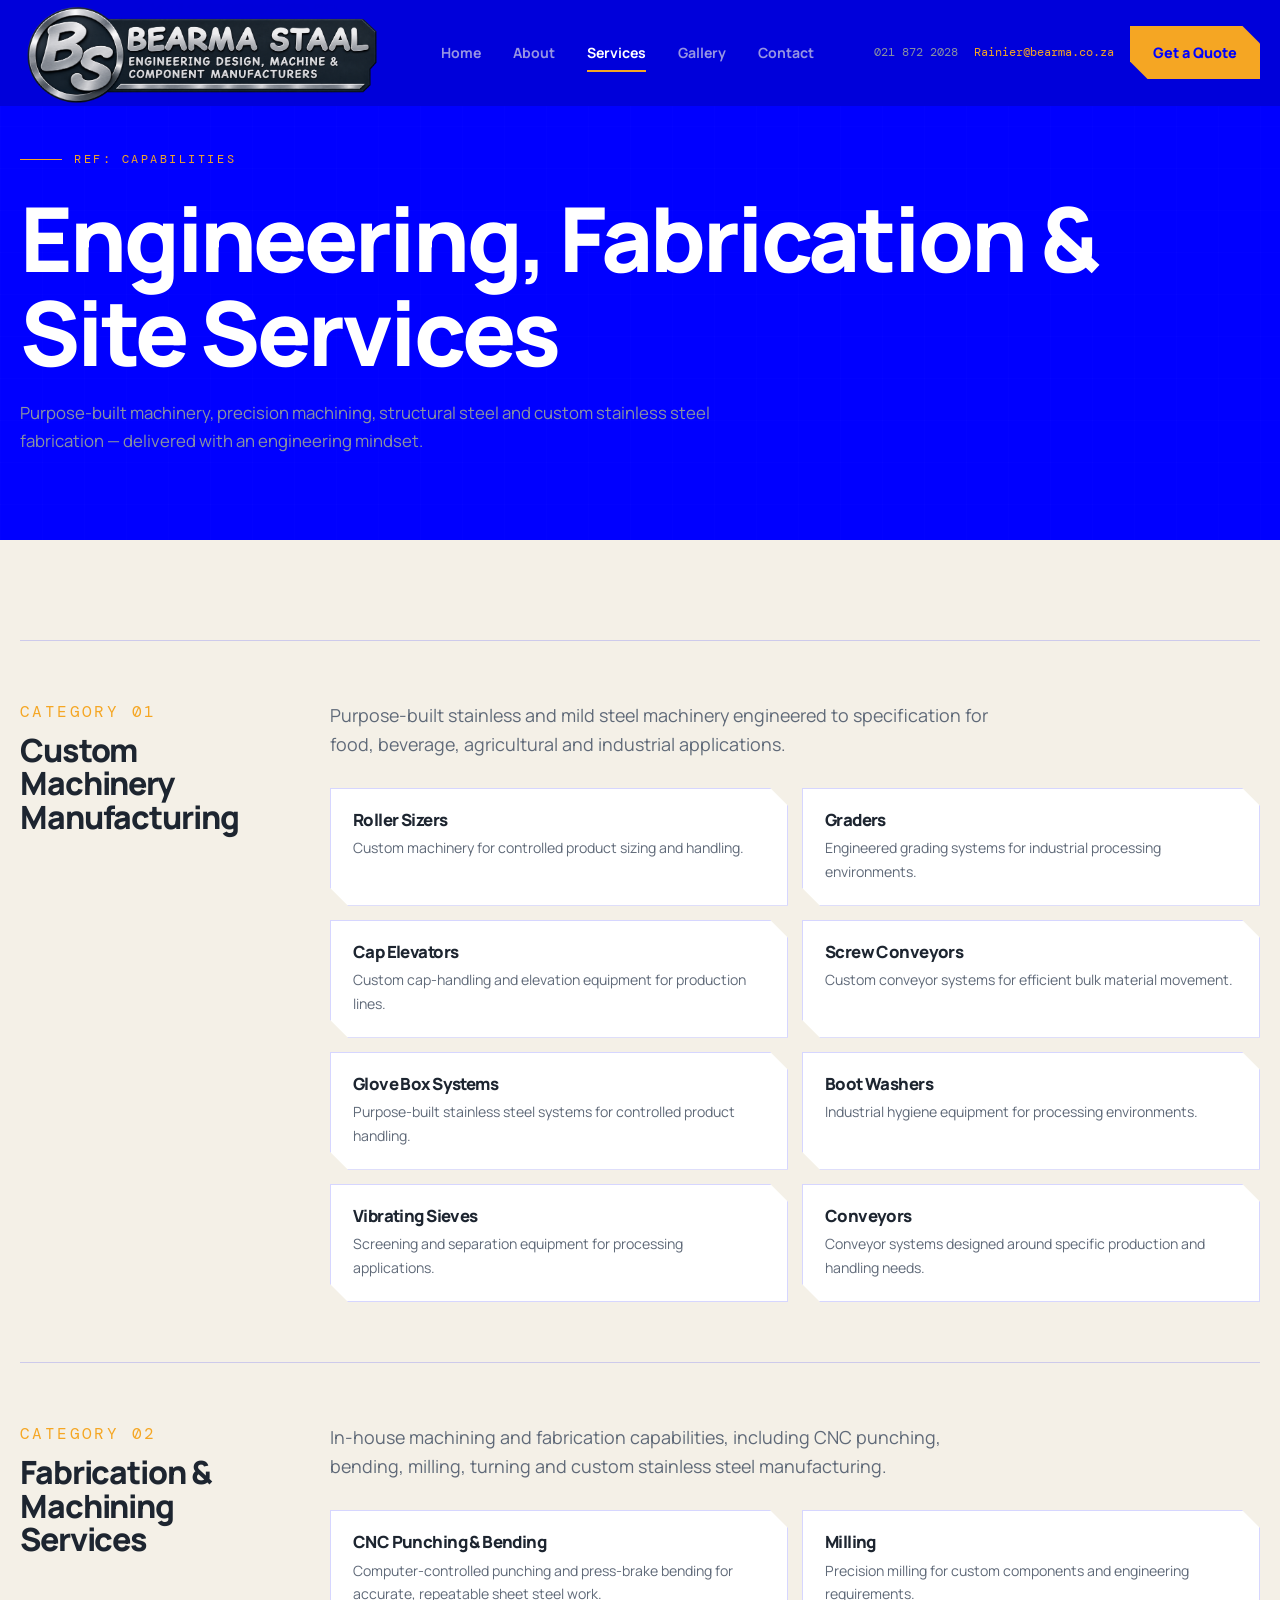
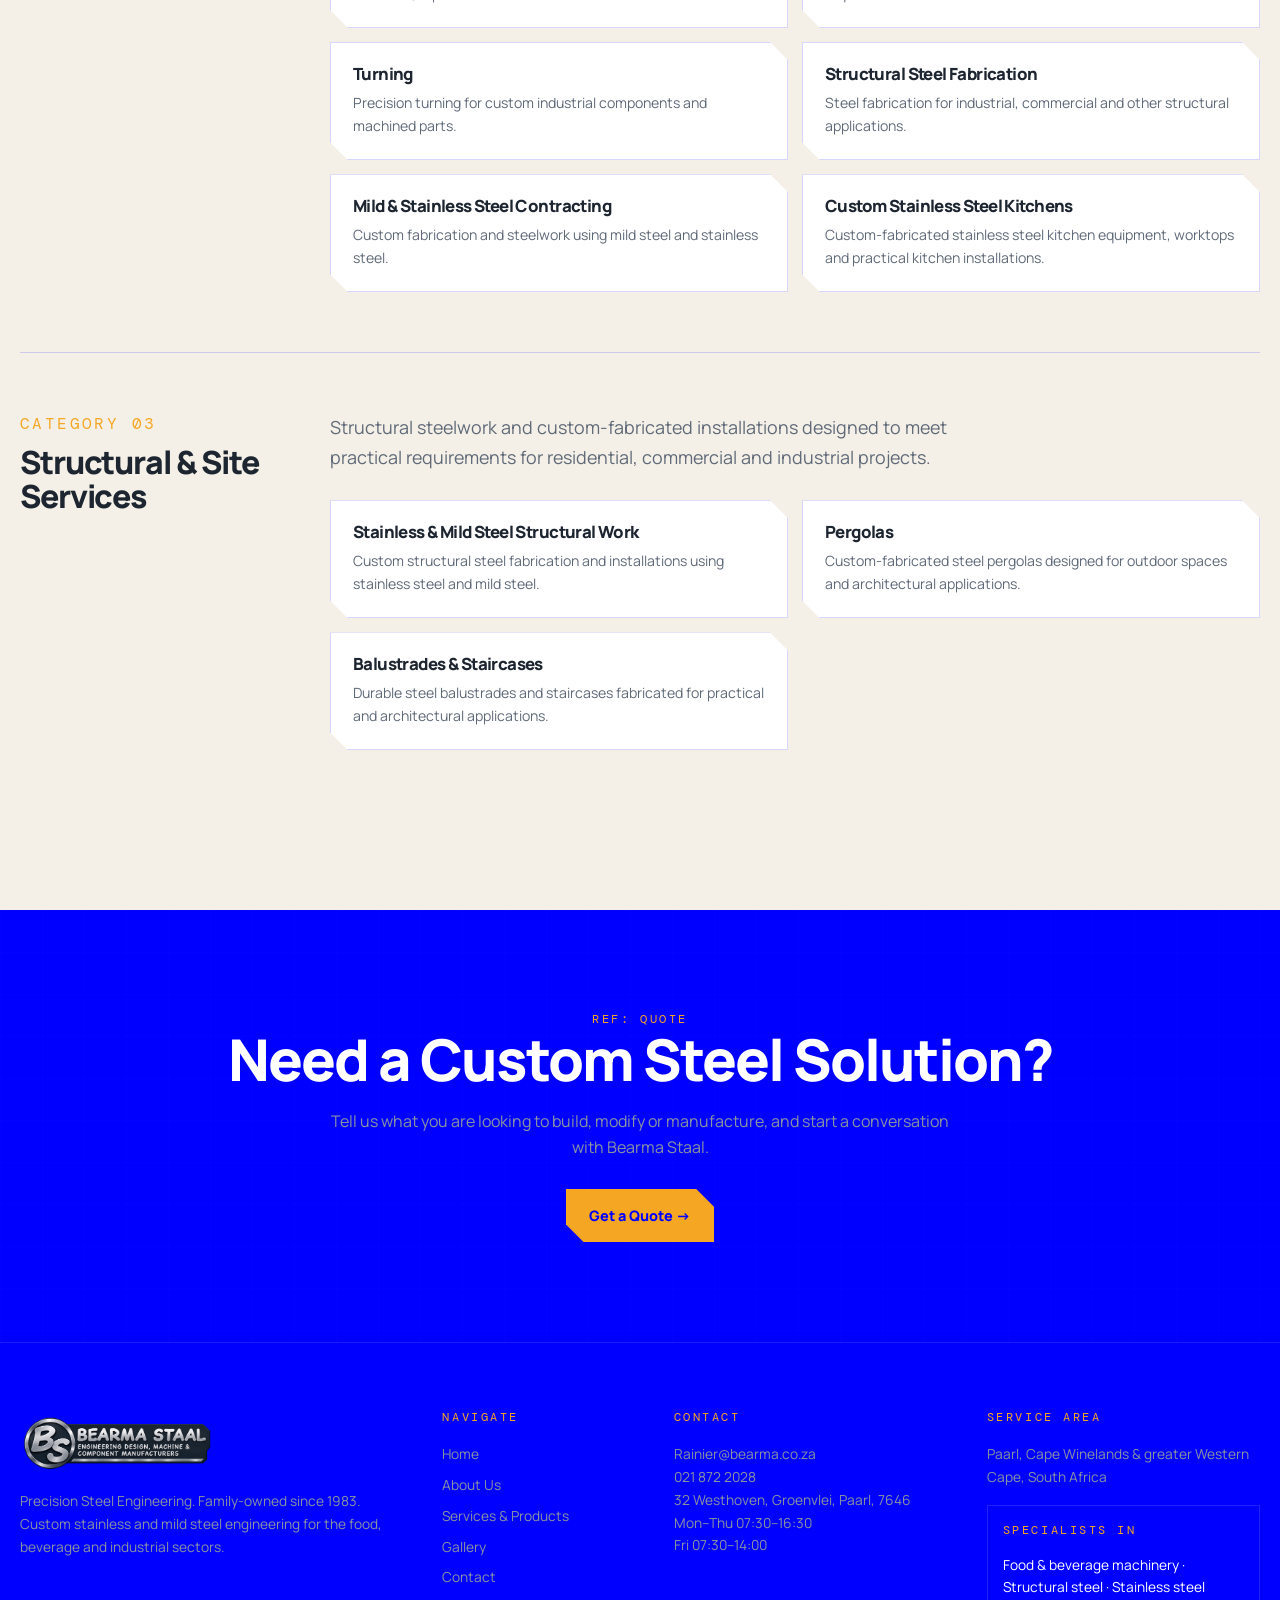
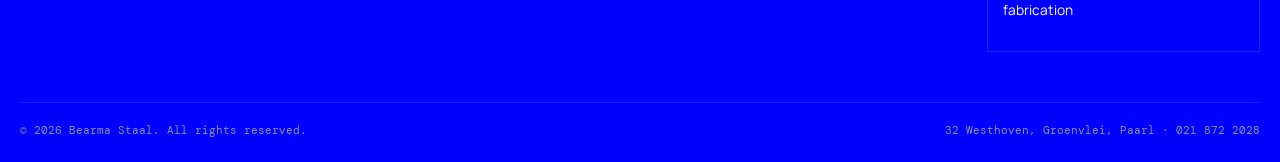
<file: services/index.html>
<!doctype html>

<html lang="en-ZA">

<head>
    <meta charset="utf-8">
    <meta name="viewport" content="width=device-width, initial-scale=1">

<title>Services | Bearma Staal</title>

<meta
    name="description"
    content="Bearma Staal offers custom machinery manufacturing, CNC punching and bending, precision machining, stainless steel kitchens, structural steel fabrication, pergolas and steel engineering services in Paarl, Western Cape."
>

<link rel="stylesheet" href="../styles.css">

</head>

<body>

<!-- Header and Navigation -->
<header>

    <nav class="container nav">

        <a href="../">
            <img
                class="logo"
                src="../assets/images/bearma-staal-logo.png"
                alt="Bearma Staal"
            >
        </a>

        <div class="navlinks">
            <a href="../">Home</a>
            <a href="../about/">About</a>
            <a class="active" href="./">Services</a>
            <a href="../gallery/">Gallery</a>
            <a href="https://timothyr9.github.io/Bearma_Staal/contact/index.html">
                Contact
            </a>
        </div>

        <div class="navright">

            <a class="phone" href="tel:0218722028">
                021 872 2028
            </a>

            <a class="email-mini" href="mailto:Rainier@bearma.co.za">
                Rainier@bearma.co.za
            </a>

            <a
                class="btn btn-primary chamfer"
                href="https://timothyr9.github.io/Bearma_Staal/contact/index.html"
            >
                Get a Quote
            </a>

            <button class="hamb" aria-label="Open menu">
                ☰
            </button>

        </div>

    </nav>

    <div class="mobile-menu">

        <div class="container">

            <a href="../">Home</a>
            <a href="../about/">About</a>
            <a href="./">Services</a>
            <a href="../gallery/">Gallery</a>

            <a href="https://timothyr9.github.io/Bearma_Staal/contact/index.html">
                Contact
            </a>

            <a
                class="btn btn-primary chamfer"
                href="https://timothyr9.github.io/Bearma_Staal/contact/index.html"
            >
                Get a Quote
            </a>

        </div>

    </div>

</header>


<main>

    <!-- Page Introduction -->
    <section class="page-hero">

        <div class="container">

            <div class="eyebrow">
                <i></i>
                <span class="tech">REF: CAPABILITIES</span>
            </div>

            <h1>Engineering, Fabrication &amp; Site Services</h1>

            <p>
                Purpose-built machinery, precision machining, structural
                steel and custom stainless steel fabrication — delivered
                with an engineering mindset.
            </p>

        </div>

    </section>


    <section class="section">

        <div class="container">

            <!-- CATEGORY 01: CUSTOM MACHINERY MANUFACTURING -->
            <div class="service-category reveal">

                <div>

                    <div class="service-num">
                        CATEGORY 01
                    </div>

                    <h2 style="font-size:2rem;margin-top:12px">
                        Custom Machinery Manufacturing
                    </h2>

                </div>

                <div>

                    <p class="lead" style="margin:0;color:var(--steel2)">
                        Purpose-built stainless and mild steel machinery
                        engineered to specification for food, beverage,
                        agricultural and industrial applications.
                    </p>

                    <div class="service-grid">

                        <div class="service-card chamfer">
                            <h3>Roller Sizers</h3>
                            <p>
                                Custom machinery for controlled product
                                sizing and handling.
                            </p>
                        </div>

                        <div class="service-card chamfer">
                            <h3>Graders</h3>
                            <p>
                                Engineered grading systems for industrial
                                processing environments.
                            </p>
                        </div>

                        <div class="service-card chamfer">
                            <h3>Cap Elevators</h3>
                            <p>
                                Custom cap-handling and elevation
                                equipment for production lines.
                            </p>
                        </div>

                        <div class="service-card chamfer">
                            <h3>Screw Conveyors</h3>
                            <p>
                                Custom conveyor systems for efficient
                                bulk material movement.
                            </p>
                        </div>

                        <div class="service-card chamfer">
                            <h3>Glove Box Systems</h3>
                            <p>
                                Purpose-built stainless steel systems
                                for controlled product handling.
                            </p>
                        </div>

                        <div class="service-card chamfer">
                            <h3>Boot Washers</h3>
                            <p>
                                Industrial hygiene equipment for
                                processing environments.
                            </p>
                        </div>

                        <div class="service-card chamfer">
                            <h3>Vibrating Sieves</h3>
                            <p>
                                Screening and separation equipment
                                for processing applications.
                            </p>
                        </div>

                        <div class="service-card chamfer">
                            <h3>Conveyors</h3>
                            <p>
                                Conveyor systems designed around
                                specific production and handling needs.
                            </p>
                        </div>

                    </div>

                </div>

            </div>


            <!-- CATEGORY 02: FABRICATION AND MACHINING -->
            <div class="service-category reveal">

                <div>

                    <div class="service-num">
                        CATEGORY 02
                    </div>

                    <h2 style="font-size:2rem;margin-top:12px">
                        Fabrication &amp; Machining Services
                    </h2>

                </div>

                <div>

                    <p class="lead" style="margin:0;color:var(--steel2)">
                        In-house machining and fabrication capabilities,
                        including CNC punching, bending, milling, turning
                        and custom stainless steel manufacturing.
                    </p>

                    <div class="service-grid">

                        <div class="service-card chamfer">
                            <h3>CNC Punching &amp; Bending</h3>
                            <p>
                                Computer-controlled punching and
                                press-brake bending for accurate,
                                repeatable sheet steel work.
                            </p>
                        </div>

                        <div class="service-card chamfer">
                            <h3>Milling</h3>
                            <p>
                                Precision milling for custom components
                                and engineering requirements.
                            </p>
                        </div>

                        <div class="service-card chamfer">
                            <h3>Turning</h3>
                            <p>
                                Precision turning for custom industrial
                                components and machined parts.
                            </p>
                        </div>

                        <div class="service-card chamfer">
                            <h3>Structural Steel Fabrication</h3>
                            <p>
                                Steel fabrication for industrial,
                                commercial and other structural
                                applications.
                            </p>
                        </div>

                        <div class="service-card chamfer">
                            <h3>Mild &amp; Stainless Steel Contracting</h3>
                            <p>
                                Custom fabrication and steelwork using
                                mild steel and stainless steel.
                            </p>
                        </div>

                        <div class="service-card chamfer">
                            <h3>Custom Stainless Steel Kitchens</h3>
                            <p>
                                Custom-fabricated stainless steel
                                kitchen equipment, worktops and
                                practical kitchen installations.
                            </p>
                        </div>

                    </div>

                </div>

            </div>


            <!-- CATEGORY 03: STRUCTURAL AND SITE SERVICES -->
            <div class="service-category reveal">

                <div>

                    <div class="service-num">
                        CATEGORY 03
                    </div>

                    <h2 style="font-size:2rem;margin-top:12px">
                        Structural &amp; Site Services
                    </h2>

                </div>

                <div>

                    <p class="lead" style="margin:0;color:var(--steel2)">
                        Structural steelwork and custom-fabricated
                        installations designed to meet practical
                        requirements for residential, commercial
                        and industrial projects.
                    </p>

                    <div class="service-grid">

                        <div class="service-card chamfer">
                            <h3>Stainless &amp; Mild Steel Structural Work</h3>
                            <p>
                                Custom structural steel fabrication
                                and installations using stainless
                                steel and mild steel.
                            </p>
                        </div>

                        <div class="service-card chamfer">
                            <h3>Pergolas</h3>
                            <p>
                                Custom-fabricated steel pergolas
                                designed for outdoor spaces and
                                architectural applications.
                            </p>
                        </div>

                        <div class="service-card chamfer">
                            <h3>Balustrades &amp; Staircases</h3>
                            <p>
                                Durable steel balustrades and
                                staircases fabricated for practical
                                and architectural applications.
                            </p>
                        </div>

                    </div>

                </div>

            </div>

        </div>

    </section>


    <!-- Quote Call to Action -->
    <section class="section dark">

        <div class="container" style="text-align:center">

            <div class="tech">
                REF: QUOTE
            </div>

            <h2>Need a Custom Steel Solution?</h2>

            <p style="color:var(--steel);max-width:650px;margin:18px auto 28px">
                Tell us what you are looking to build, modify or
                manufacture, and start a conversation with Bearma Staal.
            </p>

            <a
                class="btn btn-primary chamfer"
                href="https://timothyr9.github.io/Bearma_Staal/contact/index.html"
            >
                Get a Quote →
            </a>

        </div>

    </section>

</main>


<!-- Footer -->
<footer>

    <div class="container footer">

        <div class="footer-grid">

            <!-- Company Information -->
            <div>

                <img
                    class="footer-logo"
                    src="../assets/images/bearma-staal-logo.png"
                    alt="Bearma Staal"
                >

                <p>
                    Precision Steel Engineering. Family-owned since 1983.
                    Custom stainless and mild steel engineering for the
                    food, beverage and industrial sectors.
                </p>

            </div>


            <!-- Navigation -->
            <div>

                <div class="tech footer-title">
                    Navigate
                </div>

                <ul>
                    <li><a href="../">Home</a></li>
                    <li><a href="../about/">About Us</a></li>
                    <li><a href="./">Services &amp; Products</a></li>
                    <li><a href="../gallery/">Gallery</a></li>
                    <li>
                        <a href="https://timothyr9.github.io/Bearma_Staal/contact/index.html">
                            Contact
                        </a>
                    </li>
                </ul>

            </div>


            <!-- Contact Details -->
            <div>

                <div class="tech footer-title">
                    Contact
                </div>

                <p>
                    <a href="mailto:Rainier@bearma.co.za">
                        Rainier@bearma.co.za
                    </a>

                    <br>

                    <a href="tel:0218722028">
                        021 872 2028
                    </a>

                    <br>

                    32 Westhoven, Groenvlei, Paarl, 7646

                    <br>

                    Mon–Thu 07:30–16:30

                    <br>

                    Fri 07:30–14:00
                </p>

            </div>


            <!-- Service Area -->
            <div>

                <div class="tech footer-title">
                    Service Area
                </div>

                <p>
                    Paarl, Cape Winelands &amp; greater Western Cape,
                    South Africa
                </p>

                <div class="special">

                    <div class="tech">
                        Specialists In
                    </div>

                    <p style="color:#fff">
                        Food &amp; beverage machinery · Structural steel
                        · Stainless steel fabrication
                    </p>

                </div>

            </div>

        </div>


        <!-- Copyright -->
        <div class="copyright">

            <span>
                © 2026 Bearma Staal. All rights reserved.
            </span>

            <span>
                32 Westhoven, Groenvlei, Paarl · 021 872 2028
            </span>

        </div>

    </div>

</footer>


<script src="../script.js"></script>

</body>

</html>
</file>
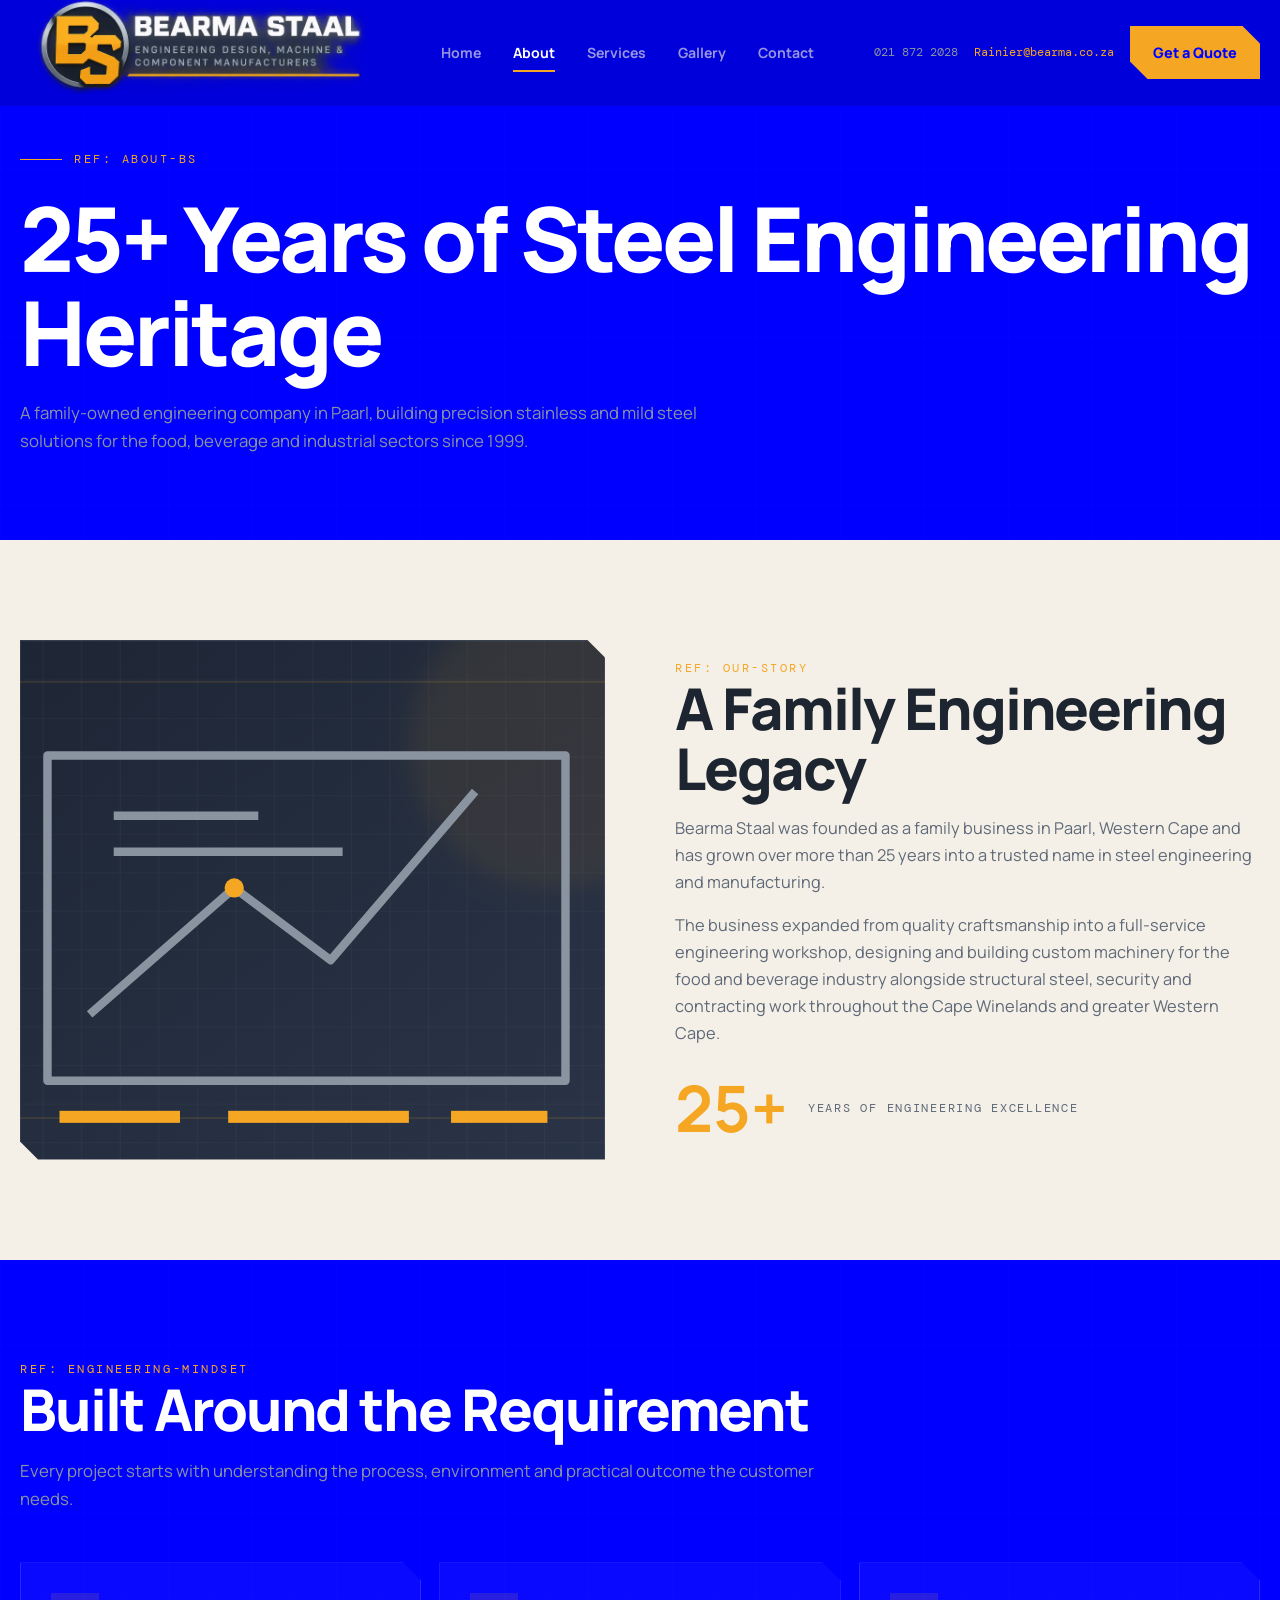
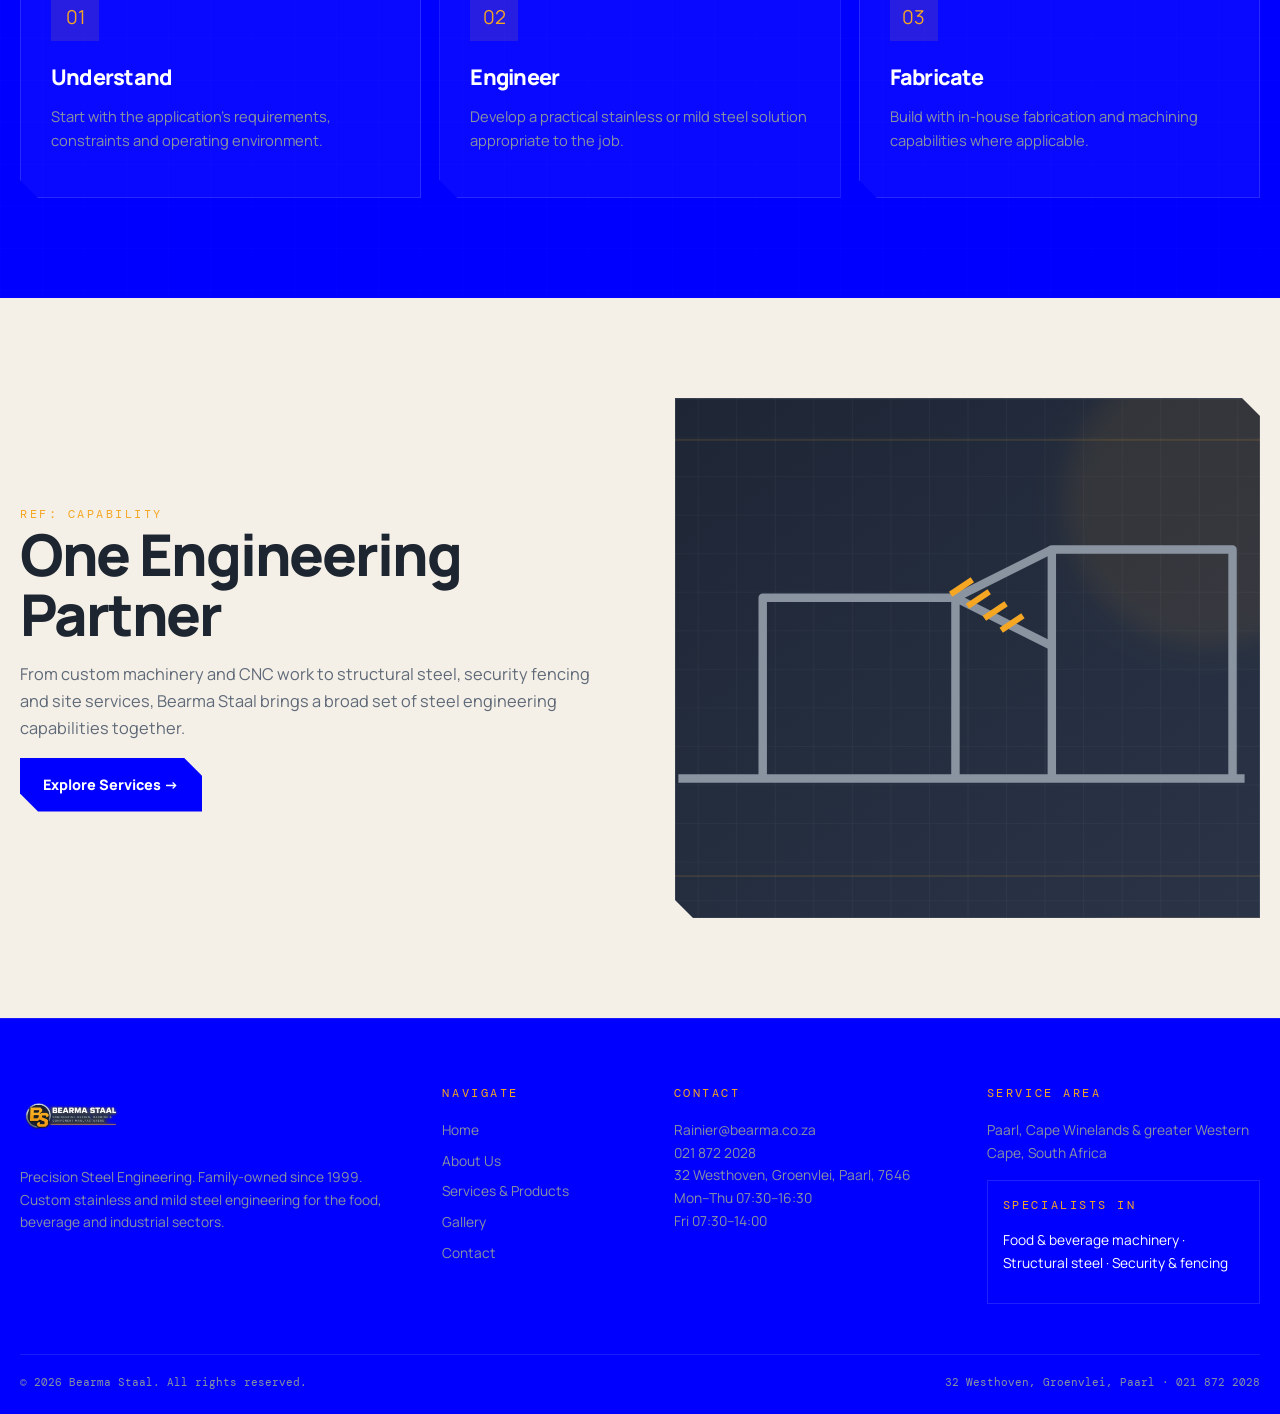
<file: about/aindex.html>
<!doctype html><html lang="en-ZA"><head><meta charset="utf-8"><meta name="viewport" content="width=device-width,initial-scale=1"><title>About Bearma Staal | 25+ Years of Steel Engineering</title><meta name="description" content="Learn about Bearma Staal, a family-owned steel engineering and manufacturing company in Paarl with 25+ years of experience."><link rel="stylesheet" href="../styles.css"></head><body><header><nav class="container nav"><a href="../"><img class="logo" src="../assets/images/bearma-staal-logo.svg" alt="Bearma Staal"></a><div class="navlinks"><a href="../">Home</a><a class="active" href="./">About</a><a href="../services/">Services</a><a href="../gallery/">Gallery</a><a href="../contact/">Contact</a></div><div class="navright"><a class="phone" href="tel:0218722028">021 872 2028</a><a class="email-mini" href="mailto:Rainier@bearma.co.za">Rainier@bearma.co.za</a><a class="btn btn-primary chamfer" href="../contact/">Get a Quote</a><button class="hamb" aria-label="Open menu">☰</button></div></nav><div class="mobile-menu"><div class="container"><a href="../">Home</a><a href="./">About</a><a href="../services/">Services</a><a href="../gallery/">Gallery</a><a href="../contact/">Contact</a><a class="btn btn-primary chamfer" href="../contact/">Get a Quote</a></div></div></header><main><section class="page-hero"><div class="container"><div class="eyebrow"><i></i><span class="tech">REF: ABOUT-BS</span></div><h1>25+ Years of Steel Engineering Heritage</h1><p>A family-owned engineering company in Paarl, building precision stainless and mild steel solutions for the food, beverage and industrial sectors since 1999.</p></div></section><section class="section"><div class="container two-col"><div class="media-card chamfer reveal" style="background-image:url('../assets/images/project-engineering.svg')"></div><div class="copy reveal"><div class="tech">REF: OUR-STORY</div><h2>A Family Engineering Legacy</h2><p>Bearma Staal was founded as a family business in Paarl, Western Cape and has grown over more than 25 years into a trusted name in steel engineering and manufacturing.</p><p>The business expanded from quality craftsmanship into a full-service engineering workshop, designing and building custom machinery for the food and beverage industry alongside structural steel, security and contracting work throughout the Cape Winelands and greater Western Cape.</p><div class="statline"><strong>25+</strong><span>Years of engineering excellence</span></div></div></div></section><section class="section dark"><div class="container"><div class="section-head reveal"><div class="tech">REF: ENGINEERING-MINDSET</div><h2>Built Around the Requirement</h2><p>Every project starts with understanding the process, environment and practical outcome the customer needs.</p></div><div class="cards"><article class="card chamfer reveal"><div class="icon">01</div><h3>Understand</h3><p>Start with the application's requirements, constraints and operating environment.</p></article><article class="card chamfer reveal"><div class="icon">02</div><h3>Engineer</h3><p>Develop a practical stainless or mild steel solution appropriate to the job.</p></article><article class="card chamfer reveal"><div class="icon">03</div><h3>Fabricate</h3><p>Build with in-house fabrication and machining capabilities where applicable.</p></article></div></div></section><section class="section"><div class="container two-col"><div class="copy reveal"><div class="tech">REF: CAPABILITY</div><h2>One Engineering Partner</h2><p>From custom machinery and CNC work to structural steel, security fencing and site services, Bearma Staal brings a broad set of steel engineering capabilities together.</p><a class="btn btn-dark chamfer" href="../services/">Explore Services →</a></div><div class="media-card chamfer reveal" style="background-image:url('../assets/images/project-weld.svg')"></div></div></section></main><footer><div class="container footer"><div class="footer-grid"><div><img class="footer-logo" src="../assets/images/bearma-staal-logo.svg" alt="Bearma Staal"><p>Precision Steel Engineering. Family-owned since 1999. Custom stainless and mild steel engineering for the food, beverage and industrial sectors.</p></div><div><div class="tech footer-title">Navigate</div><ul><li><a href="../">Home</a></li><li><a href="./">About Us</a></li><li><a href="../services/">Services & Products</a></li><li><a href="../gallery/">Gallery</a></li><li><a href="../contact/">Contact</a></li></ul></div><div><div class="tech footer-title">Contact</div><p><a href="mailto:Rainier@bearma.co.za">Rainier@bearma.co.za</a><br><a href="tel:0218722028">021 872 2028</a><br>32 Westhoven, Groenvlei, Paarl, 7646<br>Mon–Thu 07:30–16:30<br>Fri 07:30–14:00</p></div><div><div class="tech footer-title">Service Area</div><p>Paarl, Cape Winelands & greater Western Cape, South Africa</p><div class="special"><div class="tech">Specialists In</div><p style="color:#fff">Food & beverage machinery · Structural steel · Security & fencing</p></div></div></div><div class="copyright"><span>© 2026 Bearma Staal. All rights reserved.</span><span>32 Westhoven, Groenvlei, Paarl · 021 872 2028</span></div></div></footer><script src="../script.js"></script></body></html>
</file>
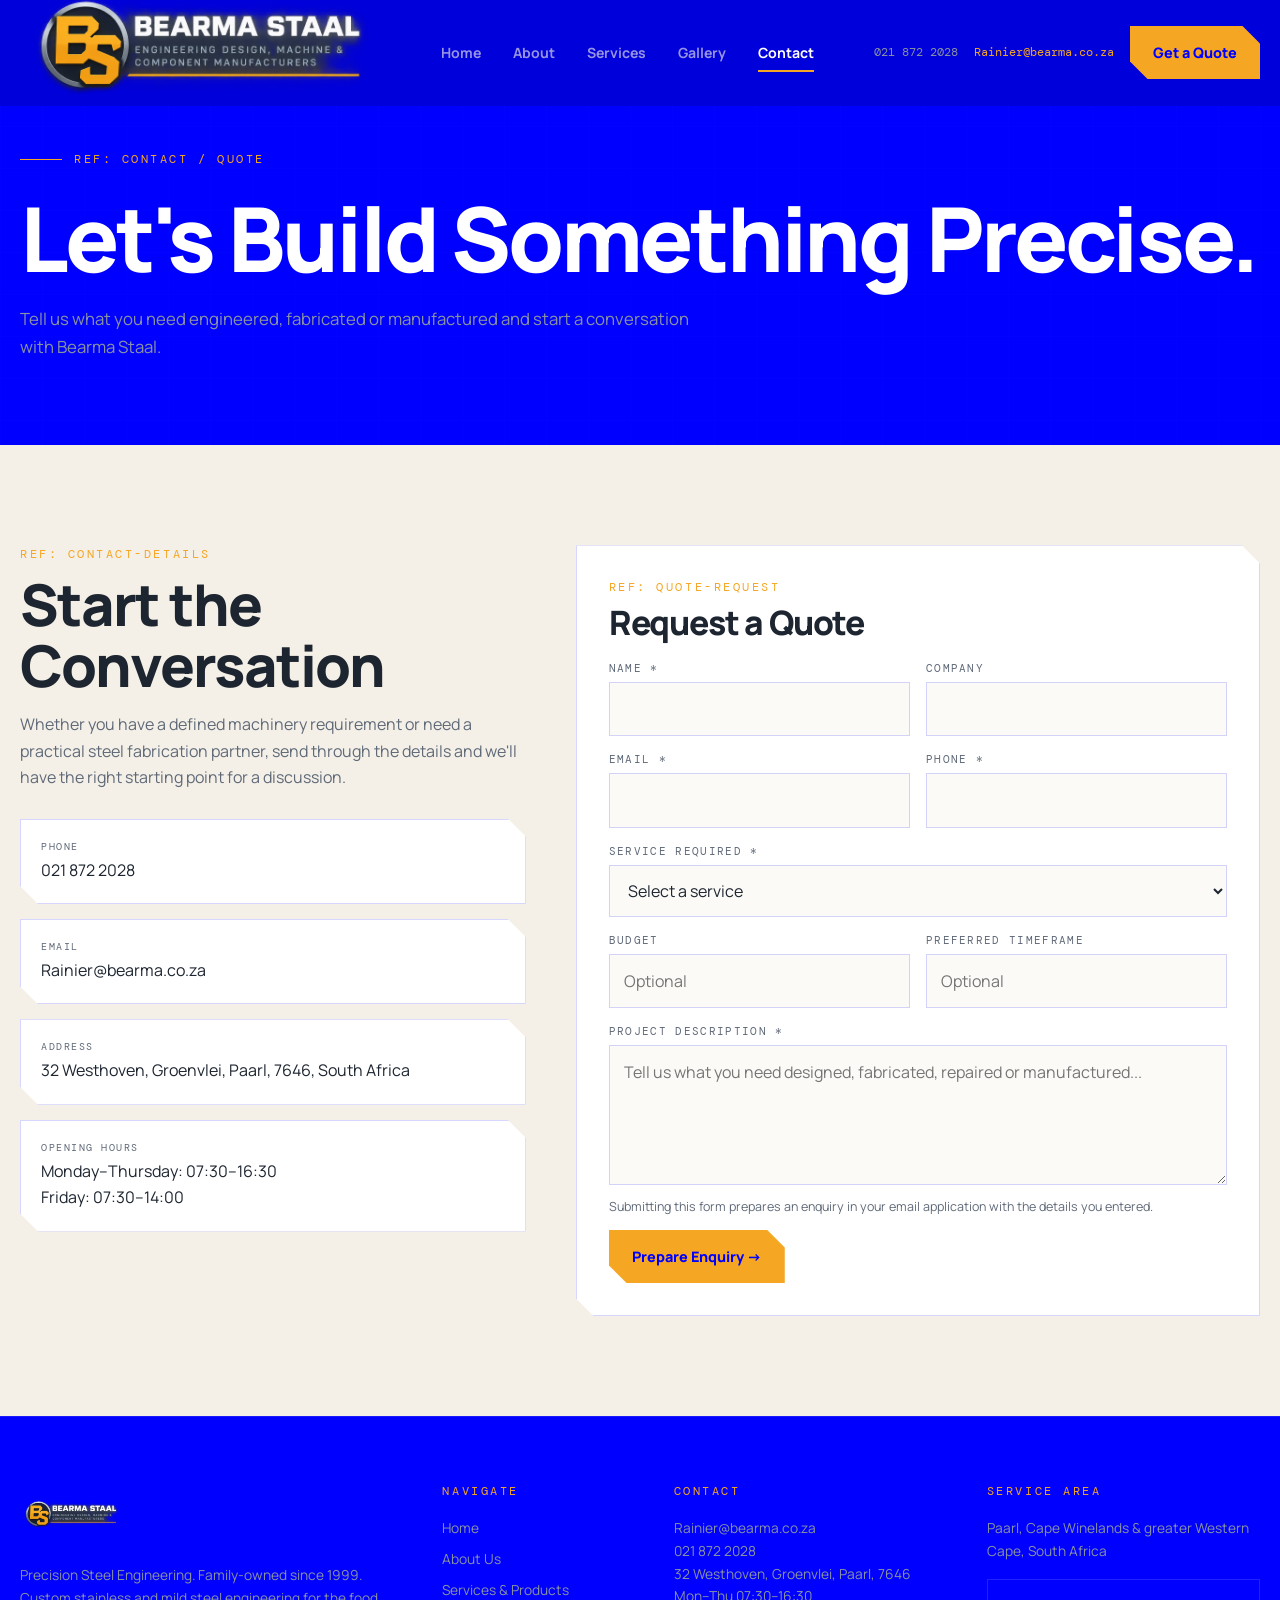
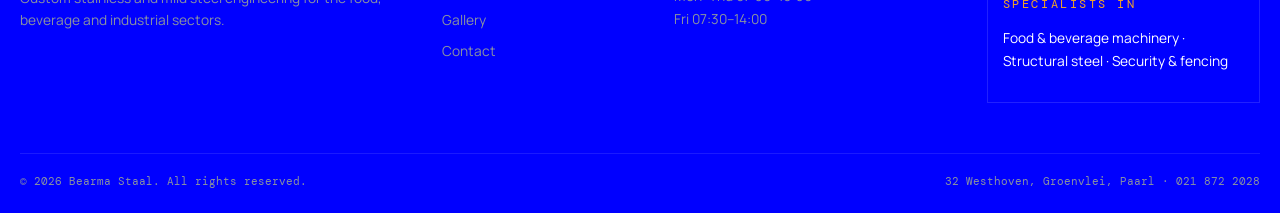
<file: contact/cindex.html>
<!doctype html><html lang="en-ZA"><head><meta charset="utf-8"><meta name="viewport" content="width=device-width,initial-scale=1"><title>Contact Bearma Staal | Get a Quote</title><meta name="description" content="Contact Bearma Staal in Paarl for steel engineering, custom machinery, fabrication, CNC machining, structural steel and site services."><link rel="stylesheet" href="../styles.css"></head><body><header><nav class="container nav"><a href="../"><img class="logo" src="../assets/images/bearma-staal-logo.svg" alt="Bearma Staal"></a><div class="navlinks"><a href="../">Home</a><a href="../about/">About</a><a href="../services/">Services</a><a href="../gallery/">Gallery</a><a class="active" href="./">Contact</a></div><div class="navright"><a class="phone" href="tel:0218722028">021 872 2028</a><a class="email-mini" href="mailto:Rainier@bearma.co.za">Rainier@bearma.co.za</a><a class="btn btn-primary chamfer" href="./">Get a Quote</a><button class="hamb" aria-label="Open menu">☰</button></div></nav><div class="mobile-menu"><div class="container"><a href="../">Home</a><a href="../about/">About</a><a href="../services/">Services</a><a href="../gallery/">Gallery</a><a href="./">Contact</a><a class="btn btn-primary chamfer" href="./">Get a Quote</a></div></div></header><main><section class="page-hero"><div class="container"><div class="eyebrow"><i></i><span class="tech">REF: CONTACT / QUOTE</span></div><h1>Let's Build Something Precise.</h1><p>Tell us what you need engineered, fabricated or manufactured and start a conversation with Bearma Staal.</p></div></section><section class="section"><div class="container contact-grid"><div class="reveal"><div class="tech">REF: CONTACT-DETAILS</div><h2 style="margin-top:10px">Start the Conversation</h2><p style="color:var(--steel2);max-width:560px">Whether you have a defined machinery requirement or need a practical steel fabrication partner, send through the details and we'll have the right starting point for a discussion.</p><div class="contact-list"><div class="contact-item chamfer"><small>Phone</small><a href="tel:0218722028">021 872 2028</a></div><div class="contact-item chamfer"><small>Email</small><a href="mailto:Rainier@bearma.co.za">Rainier@bearma.co.za</a></div><div class="contact-item chamfer"><small>Address</small>32 Westhoven, Groenvlei, Paarl, 7646, South Africa</div><div class="contact-item chamfer"><small>Opening Hours</small>Monday–Thursday: 07:30–16:30<br>Friday: 07:30–14:00</div></div></div><div class="form chamfer reveal"><div class="tech" style="margin-bottom:8px">REF: QUOTE-REQUEST</div><h2 style="font-size:2.1rem;margin-bottom:20px">Request a Quote</h2><div class="success">Your email client is being opened with your enquiry. If it does not open automatically, email Rainier@bearma.co.za directly.</div><form id="quoteForm"><div class="form-grid"><div class="field"><label for="name">Name *</label><input id="name" name="name" required></div><div class="field"><label for="company">Company</label><input id="company" name="company"></div><div class="field"><label for="email">Email *</label><input id="email" name="email" type="email" required></div><div class="field"><label for="phone">Phone *</label><input id="phone" name="phone" required></div><div class="field full"><label for="service">Service Required *</label><select id="service" name="service" required><option value="">Select a service</option><option>Custom Machinery Manufacturing</option><option>CNC Punching & Bending</option><option>Milling & Turning</option><option>Structural Steel</option><option>Mild & Stainless Steel Contracting</option><option>Mobile Crane Hire</option><option>Security Fences</option><option>Gates & Gate Automation</option><option>Balustrades & Staircases</option><option>Other</option></select></div><div class="field"><label for="budget">Budget</label><input id="budget" name="budget" placeholder="Optional"></div><div class="field"><label for="timeframe">Preferred Timeframe</label><input id="timeframe" name="timeframe" placeholder="Optional"></div><div class="field full"><label for="description">Project Description *</label><textarea id="description" name="description" required placeholder="Tell us what you need designed, fabricated, repaired or manufactured..."></textarea></div></div><p class="form-note">Submitting this form prepares an enquiry in your email application with the details you entered.</p><button class="btn btn-primary chamfer" type="submit">Prepare Enquiry →</button></form></div></div></section></main><footer><div class="container footer"><div class="footer-grid"><div><img class="footer-logo" src="../assets/images/bearma-staal-logo.svg" alt="Bearma Staal"><p>Precision Steel Engineering. Family-owned since 1999. Custom stainless and mild steel engineering for the food, beverage and industrial sectors.</p></div><div><div class="tech footer-title">Navigate</div><ul><li><a href="../">Home</a></li><li><a href="../about/">About Us</a></li><li><a href="../services/">Services & Products</a></li><li><a href="../gallery/">Gallery</a></li><li><a href="./">Contact</a></li></ul></div><div><div class="tech footer-title">Contact</div><p><a href="mailto:Rainier@bearma.co.za">Rainier@bearma.co.za</a><br><a href="tel:0218722028">021 872 2028</a><br>32 Westhoven, Groenvlei, Paarl, 7646<br>Mon–Thu 07:30–16:30<br>Fri 07:30–14:00</p></div><div><div class="tech footer-title">Service Area</div><p>Paarl, Cape Winelands & greater Western Cape, South Africa</p><div class="special"><div class="tech">Specialists In</div><p style="color:#fff">Food & beverage machinery · Structural steel · Security & fencing</p></div></div></div><div class="copyright"><span>© 2026 Bearma Staal. All rights reserved.</span><span>32 Westhoven, Groenvlei, Paarl · 021 872 2028</span></div></div></footer><script src="../script.js"></script></body></html>
</file>
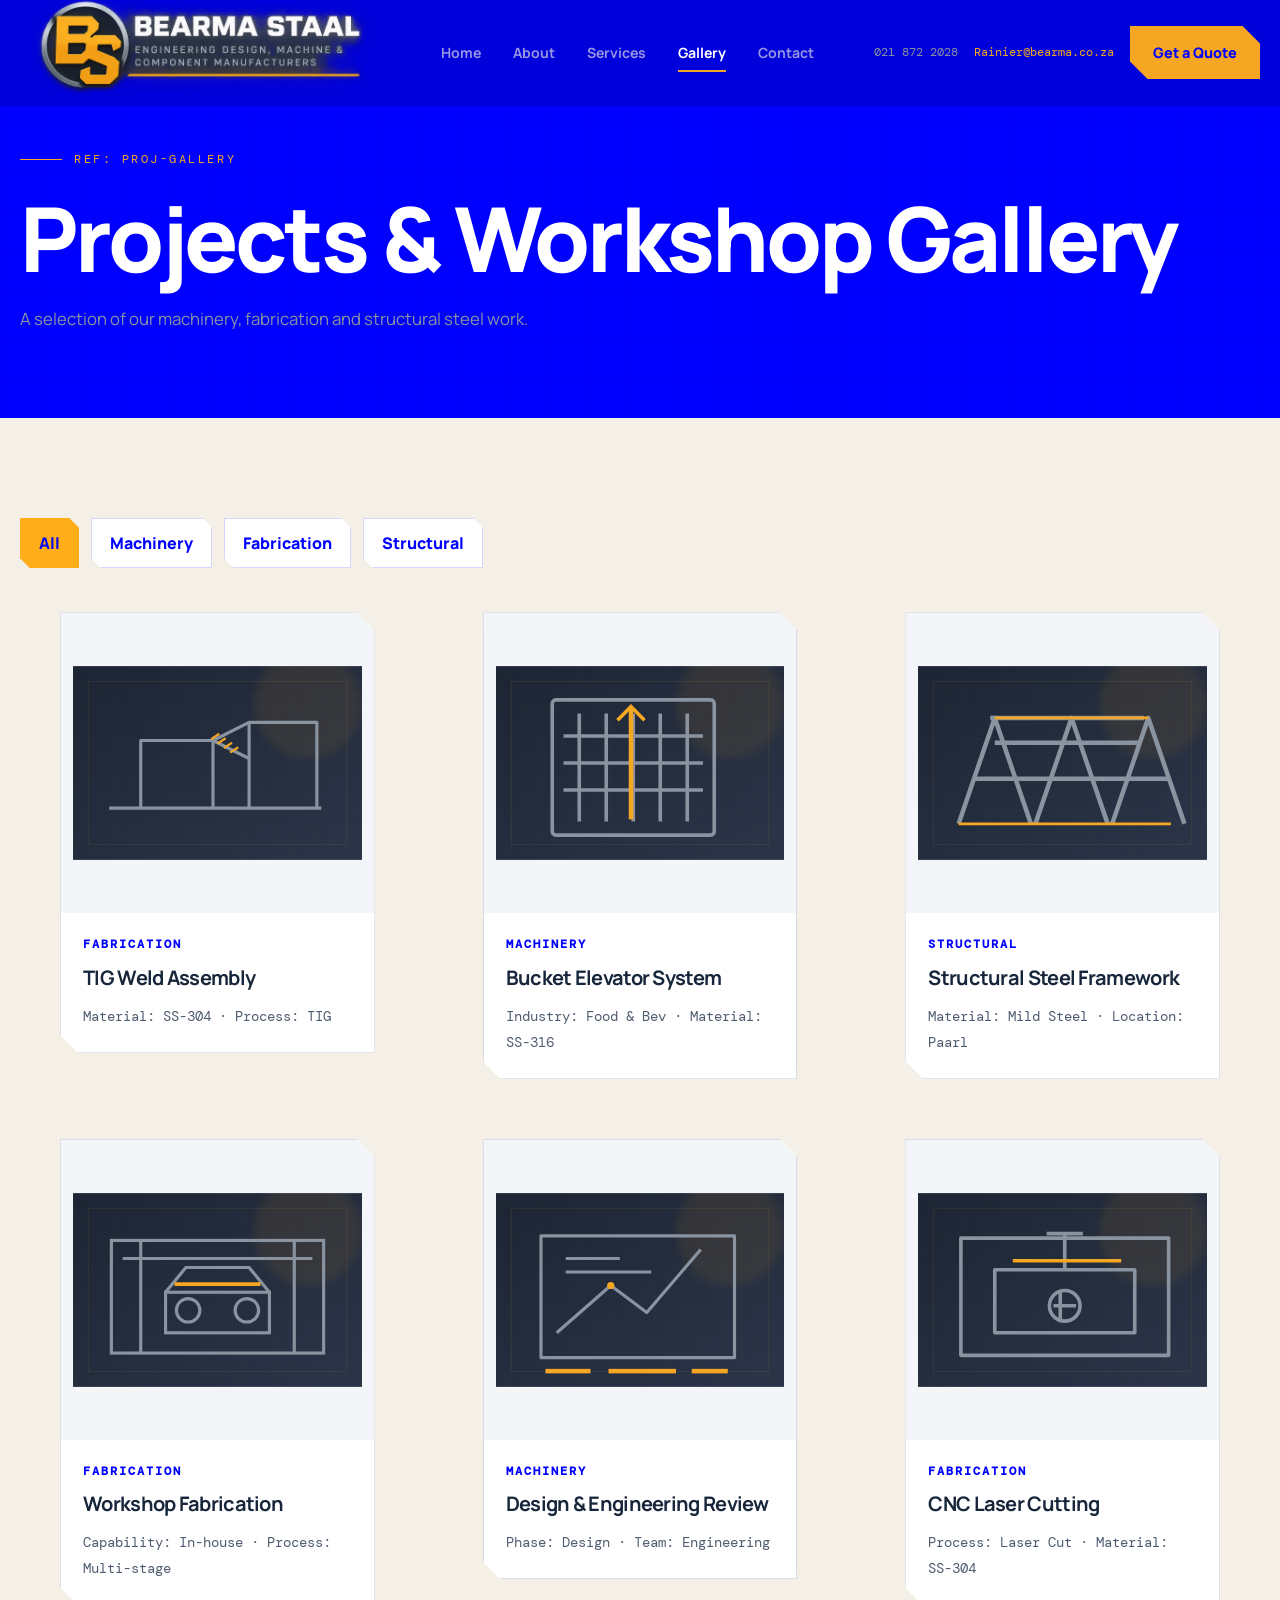
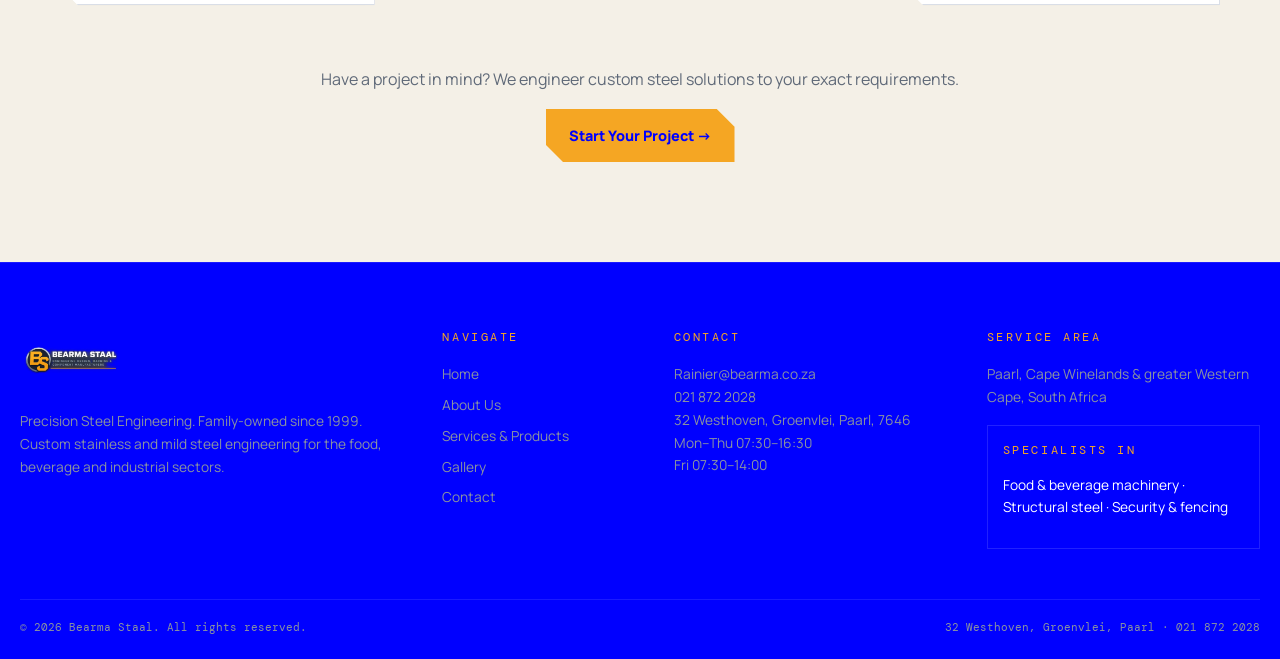
<file: gallery/gindex.html>
<!doctype html><html lang="en-ZA"><head><meta charset="utf-8"><meta name="viewport" content="width=device-width,initial-scale=1"><title>Projects & Workshop Gallery | Bearma Staal</title><meta name="description" content="A selection of Bearma Staal machinery, fabrication and structural steel work in Paarl and the Western Cape."><link rel="stylesheet" href="../styles.css"></head><body><header><nav class="container nav"><a href="../"><img class="logo" src="../assets/images/bearma-staal-logo.svg" alt="Bearma Staal"></a><div class="navlinks"><a href="../">Home</a><a href="../about/">About</a><a href="../services/">Services</a><a class="active" href="./">Gallery</a><a href="../contact/">Contact</a></div><div class="navright"><a class="phone" href="tel:0218722028">021 872 2028</a><a class="email-mini" href="mailto:Rainier@bearma.co.za">Rainier@bearma.co.za</a><a class="btn btn-primary chamfer" href="../contact/">Get a Quote</a><button class="hamb" aria-label="Open menu">☰</button></div></nav><div class="mobile-menu"><div class="container"><a href="../">Home</a><a href="../about/">About</a><a href="../services/">Services</a><a href="./">Gallery</a><a href="../contact/">Contact</a><a class="btn btn-primary chamfer" href="../contact/">Get a Quote</a></div></div></header><main><section class="page-hero"><div class="container"><div class="eyebrow"><i></i><span class="tech">REF: PROJ-GALLERY</span></div><h1>Projects & Workshop Gallery</h1><p>A selection of our machinery, fabrication and structural steel work.</p></div></section><section class="section"><div class="container"><div class="filters reveal"><button class="filter active chamfer-sm" data-filter="all">All</button><button class="filter chamfer-sm" data-filter="machinery">Machinery</button><button class="filter chamfer-sm" data-filter="fabrication">Fabrication</button><button class="filter chamfer-sm" data-filter="structural">Structural</button></div><div class="gallery-grid"><figure class="gallery-item chamfer reveal" data-category="fabrication"><img loading="lazy" src="../assets/images/project-weld.svg" alt="TIG Weld Assembly — Fabrication project by Bearma Staal"><figcaption class="gallery-caption"><small>Fabrication</small><h3>TIG Weld Assembly</h3><div class="meta">Material: SS-304 · Process: TIG</div></figcaption></figure><figure class="gallery-item chamfer reveal" data-category="machinery"><img loading="lazy" src="../assets/images/project-elevator.svg" alt="Bucket Elevator System — Machinery project by Bearma Staal"><figcaption class="gallery-caption"><small>Machinery</small><h3>Bucket Elevator System</h3><div class="meta">Industry: Food & Bev · Material: SS-316</div></figcaption></figure><figure class="gallery-item chamfer reveal" data-category="structural"><img loading="lazy" src="../assets/images/project-structure.svg" alt="Structural Steel Framework — Structural project by Bearma Staal"><figcaption class="gallery-caption"><small>Structural</small><h3>Structural Steel Framework</h3><div class="meta">Material: Mild Steel · Location: Paarl</div></figcaption></figure><figure class="gallery-item chamfer reveal" data-category="fabrication"><img loading="lazy" src="../assets/images/project-workshop.svg" alt="Workshop Fabrication — Bearma Staal"><figcaption class="gallery-caption"><small>Fabrication</small><h3>Workshop Fabrication</h3><div class="meta">Capability: In-house · Process: Multi-stage</div></figcaption></figure><figure class="gallery-item chamfer reveal" data-category="machinery"><img loading="lazy" src="../assets/images/project-engineering.svg" alt="Design and Engineering Review — Bearma Staal"><figcaption class="gallery-caption"><small>Machinery</small><h3>Design & Engineering Review</h3><div class="meta">Phase: Design · Team: Engineering</div></figcaption></figure><figure class="gallery-item chamfer reveal" data-category="fabrication"><img loading="lazy" src="../assets/images/project-cnc.svg" alt="CNC Laser Cutting — Bearma Staal"><figcaption class="gallery-caption"><small>Fabrication</small><h3>CNC Laser Cutting</h3><div class="meta">Process: Laser Cut · Material: SS-304</div></figcaption></figure></div><div class="reveal" style="text-align:center;margin-top:45px"><p style="color:var(--steel2)">Have a project in mind? We engineer custom steel solutions to your exact requirements.</p><a class="btn btn-primary chamfer" href="../contact/">Start Your Project →</a></div></div></section></main><footer><div class="container footer"><div class="footer-grid"><div><img class="footer-logo" src="../assets/images/bearma-staal-logo.svg" alt="Bearma Staal"><p>Precision Steel Engineering. Family-owned since 1999. Custom stainless and mild steel engineering for the food, beverage and industrial sectors.</p></div><div><div class="tech footer-title">Navigate</div><ul><li><a href="../">Home</a></li><li><a href="../about/">About Us</a></li><li><a href="../services/">Services & Products</a></li><li><a href="./">Gallery</a></li><li><a href="../contact/">Contact</a></li></ul></div><div><div class="tech footer-title">Contact</div><p><a href="mailto:Rainier@bearma.co.za">Rainier@bearma.co.za</a><br><a href="tel:0218722028">021 872 2028</a><br>32 Westhoven, Groenvlei, Paarl, 7646<br>Mon–Thu 07:30–16:30<br>Fri 07:30–14:00</p></div><div><div class="tech footer-title">Service Area</div><p>Paarl, Cape Winelands & greater Western Cape, South Africa</p><div class="special"><div class="tech">Specialists In</div><p style="color:#fff">Food & beverage machinery · Structural steel · Security & fencing</p></div></div></div><div class="copyright"><span>© 2026 Bearma Staal. All rights reserved.</span><span>32 Westhoven, Groenvlei, Paarl · 021 872 2028</span></div></div></footer><script src="../script.js"></script></body></html>
</file>
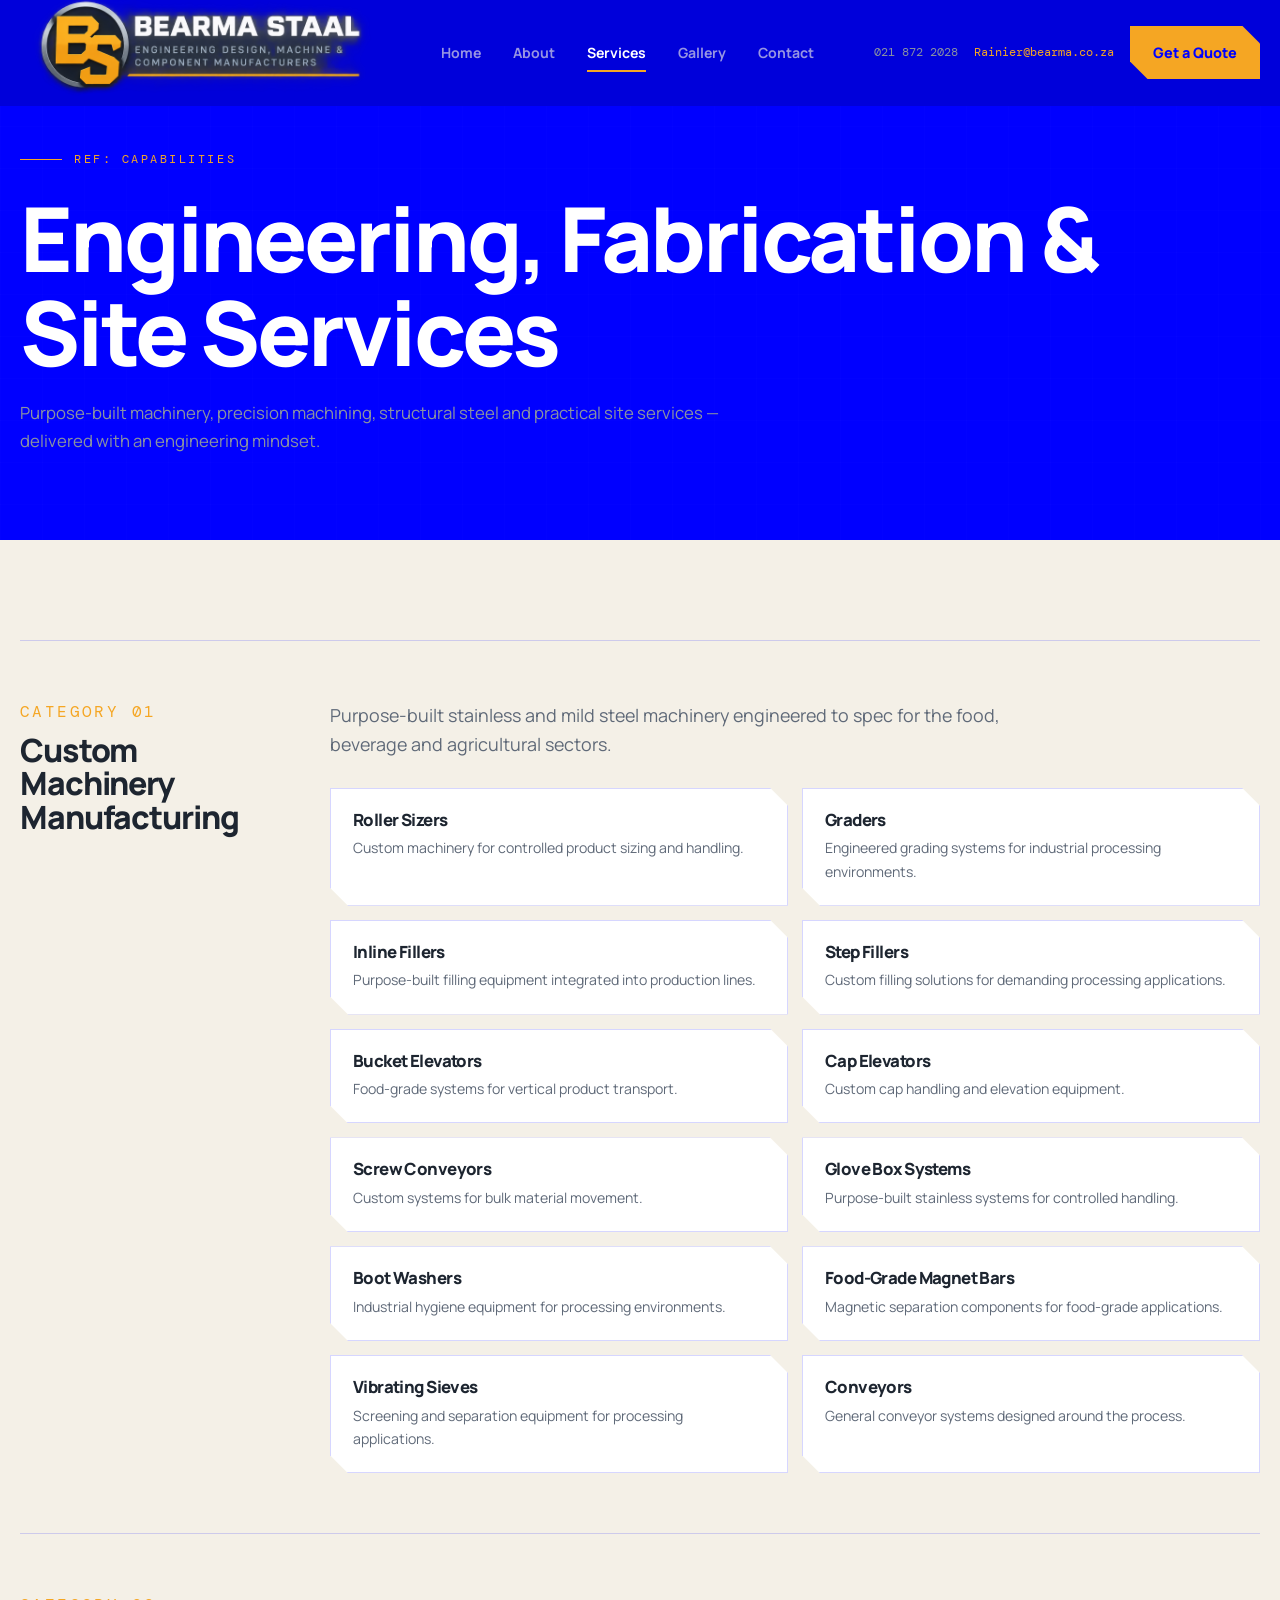
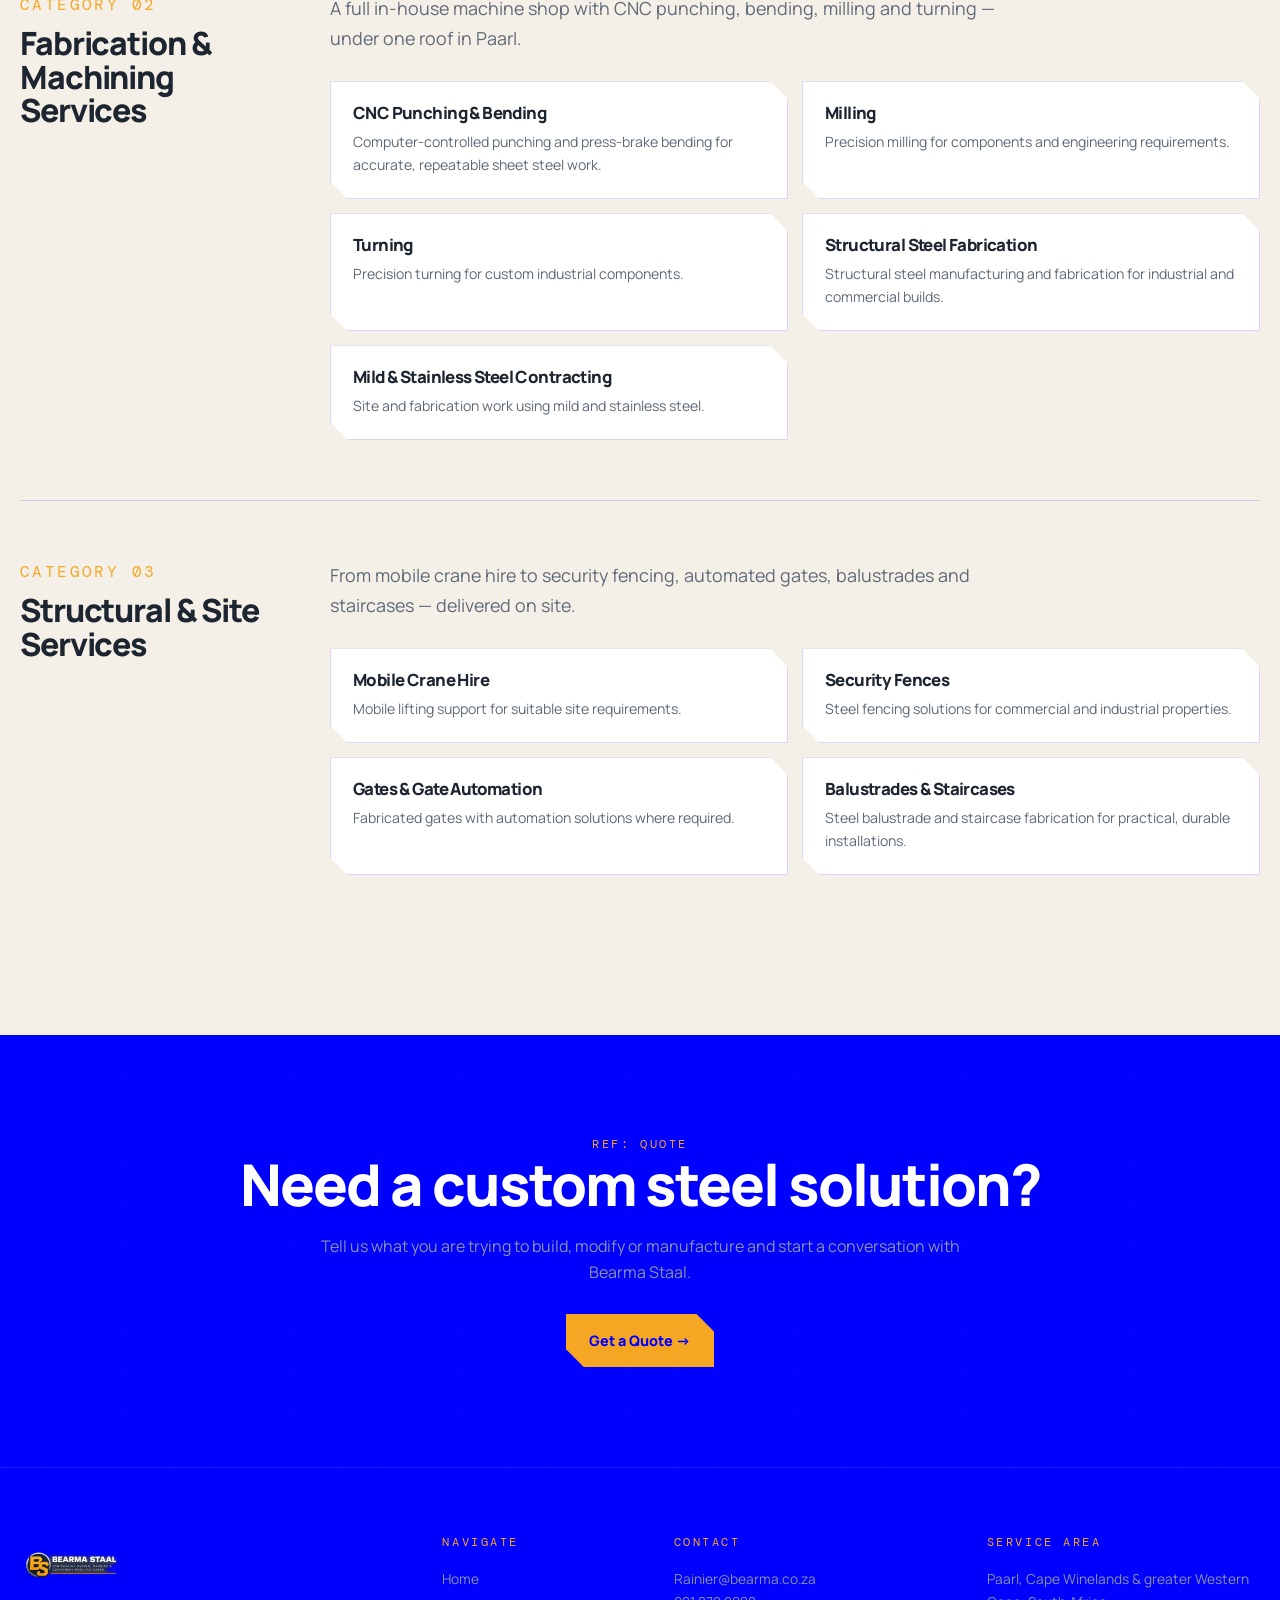
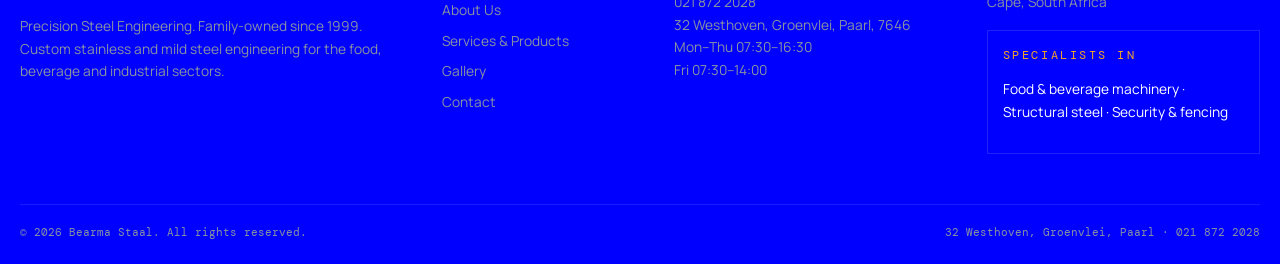
<file: services/sindex.html>
<!doctype html><html lang="en-ZA"><head><meta charset="utf-8"><meta name="viewport" content="width=device-width,initial-scale=1"><title>Services | Bearma Staal</title><meta name="description" content="Bearma Staal services include custom machinery manufacturing, CNC punching and bending, milling, turning, structural steel, contracting, fencing and gates."><link rel="stylesheet" href="../styles.css"></head><body><header><nav class="container nav"><a href="../"><img class="logo" src="../assets/images/bearma-staal-logo.svg" alt="Bearma Staal"></a><div class="navlinks"><a href="../">Home</a><a href="../about/">About</a><a class="active" href="./">Services</a><a href="../gallery/">Gallery</a><a href="../contact/">Contact</a></div><div class="navright"><a class="phone" href="tel:0218722028">021 872 2028</a><a class="email-mini" href="mailto:Rainier@bearma.co.za">Rainier@bearma.co.za</a><a class="btn btn-primary chamfer" href="../contact/">Get a Quote</a><button class="hamb" aria-label="Open menu">☰</button></div></nav><div class="mobile-menu"><div class="container"><a href="../">Home</a><a href="../about/">About</a><a href="./">Services</a><a href="../gallery/">Gallery</a><a href="../contact/">Contact</a><a class="btn btn-primary chamfer" href="../contact/">Get a Quote</a></div></div></header><main><section class="page-hero"><div class="container"><div class="eyebrow"><i></i><span class="tech">REF: CAPABILITIES</span></div><h1>Engineering, Fabrication & Site Services</h1><p>Purpose-built machinery, precision machining, structural steel and practical site services — delivered with an engineering mindset.</p></div></section><section class="section"><div class="container"><div class="service-category reveal"><div><div class="service-num">CATEGORY 01</div><h2 style="font-size:2rem;margin-top:12px">Custom Machinery Manufacturing</h2></div><div><p class="lead" style="margin:0;color:var(--steel2)">Purpose-built stainless and mild steel machinery engineered to spec for the food, beverage and agricultural sectors.</p><div class="service-grid"><div class="service-card chamfer"><h3>Roller Sizers</h3><p>Custom machinery for controlled product sizing and handling.</p></div><div class="service-card chamfer"><h3>Graders</h3><p>Engineered grading systems for industrial processing environments.</p></div><div class="service-card chamfer"><h3>Inline Fillers</h3><p>Purpose-built filling equipment integrated into production lines.</p></div><div class="service-card chamfer"><h3>Step Fillers</h3><p>Custom filling solutions for demanding processing applications.</p></div><div class="service-card chamfer"><h3>Bucket Elevators</h3><p>Food-grade systems for vertical product transport.</p></div><div class="service-card chamfer"><h3>Cap Elevators</h3><p>Custom cap handling and elevation equipment.</p></div><div class="service-card chamfer"><h3>Screw Conveyors</h3><p>Custom systems for bulk material movement.</p></div><div class="service-card chamfer"><h3>Glove Box Systems</h3><p>Purpose-built stainless systems for controlled handling.</p></div><div class="service-card chamfer"><h3>Boot Washers</h3><p>Industrial hygiene equipment for processing environments.</p></div><div class="service-card chamfer"><h3>Food-Grade Magnet Bars</h3><p>Magnetic separation components for food-grade applications.</p></div><div class="service-card chamfer"><h3>Vibrating Sieves</h3><p>Screening and separation equipment for processing applications.</p></div><div class="service-card chamfer"><h3>Conveyors</h3><p>General conveyor systems designed around the process.</p></div></div></div></div><div class="service-category reveal"><div><div class="service-num">CATEGORY 02</div><h2 style="font-size:2rem;margin-top:12px">Fabrication & Machining Services</h2></div><div><p class="lead" style="margin:0;color:var(--steel2)">A full in-house machine shop with CNC punching, bending, milling and turning — under one roof in Paarl.</p><div class="service-grid"><div class="service-card chamfer"><h3>CNC Punching & Bending</h3><p>Computer-controlled punching and press-brake bending for accurate, repeatable sheet steel work.</p></div><div class="service-card chamfer"><h3>Milling</h3><p>Precision milling for components and engineering requirements.</p></div><div class="service-card chamfer"><h3>Turning</h3><p>Precision turning for custom industrial components.</p></div><div class="service-card chamfer"><h3>Structural Steel Fabrication</h3><p>Structural steel manufacturing and fabrication for industrial and commercial builds.</p></div><div class="service-card chamfer"><h3>Mild & Stainless Steel Contracting</h3><p>Site and fabrication work using mild and stainless steel.</p></div></div></div></div><div class="service-category reveal"><div><div class="service-num">CATEGORY 03</div><h2 style="font-size:2rem;margin-top:12px">Structural & Site Services</h2></div><div><p class="lead" style="margin:0;color:var(--steel2)">From mobile crane hire to security fencing, automated gates, balustrades and staircases — delivered on site.</p><div class="service-grid"><div class="service-card chamfer"><h3>Mobile Crane Hire</h3><p>Mobile lifting support for suitable site requirements.</p></div><div class="service-card chamfer"><h3>Security Fences</h3><p>Steel fencing solutions for commercial and industrial properties.</p></div><div class="service-card chamfer"><h3>Gates & Gate Automation</h3><p>Fabricated gates with automation solutions where required.</p></div><div class="service-card chamfer"><h3>Balustrades & Staircases</h3><p>Steel balustrade and staircase fabrication for practical, durable installations.</p></div></div></div></div></div></section><section class="section dark"><div class="container" style="text-align:center"><div class="tech">REF: QUOTE</div><h2>Need a custom steel solution?</h2><p style="color:var(--steel);max-width:650px;margin:18px auto 28px">Tell us what you are trying to build, modify or manufacture and start a conversation with Bearma Staal.</p><a class="btn btn-primary chamfer" href="../contact/">Get a Quote →</a></div></section></main><footer><div class="container footer"><div class="footer-grid"><div><img class="footer-logo" src="../assets/images/bearma-staal-logo.svg" alt="Bearma Staal"><p>Precision Steel Engineering. Family-owned since 1999. Custom stainless and mild steel engineering for the food, beverage and industrial sectors.</p></div><div><div class="tech footer-title">Navigate</div><ul><li><a href="../">Home</a></li><li><a href="../about/">About Us</a></li><li><a href="./">Services & Products</a></li><li><a href="../gallery/">Gallery</a></li><li><a href="../contact/">Contact</a></li></ul></div><div><div class="tech footer-title">Contact</div><p><a href="mailto:Rainier@bearma.co.za">Rainier@bearma.co.za</a><br><a href="tel:0218722028">021 872 2028</a><br>32 Westhoven, Groenvlei, Paarl, 7646<br>Mon–Thu 07:30–16:30<br>Fri 07:30–14:00</p></div><div><div class="tech footer-title">Service Area</div><p>Paarl, Cape Winelands & greater Western Cape, South Africa</p><div class="special"><div class="tech">Specialists In</div><p style="color:#fff">Food & beverage machinery · Structural steel · Security & fencing</p></div></div></div><div class="copyright"><span>© 2026 Bearma Staal. All rights reserved.</span><span>32 Westhoven, Groenvlei, Paarl · 021 872 2028</span></div></div></footer><script src="../script.js"></script></body></html>
</file>
<file: styles.css>
@import url('https://fonts.googleapis.com/css2?family=DM+Mono:wght@400;500&family=Manrope:wght@400;500;600;700;800&display=swap');
:root{--forge:#0000ff;--forge2:#0000cc;--steel:#8a93a0;--steel2:#5f6978;--safety:#f5a623;--parchment:#f4f0e7;--ink:#1d2530;--white:#fff;--line:rgba(0,0,255,.16);--max:1400px}
*{box-sizing:border-box}html{scroll-behavior:smooth}body{margin:0;font-family:Manrope,Arial,sans-serif;color:var(--ink);background:var(--parchment);line-height:1.65}a{color:inherit;text-decoration:none}button,input,textarea,select{font:inherit}img{max-width:100%;display:block}.container{width:min(var(--max),calc(100% - 40px));margin:auto}.mono,.tech{font-family:'DM Mono',monospace}.tech{font-size:.72rem;text-transform:uppercase;letter-spacing:.22em;color:var(--safety)}.section{padding:100px 0}.dark{background:var(--forge);color:var(--white);position:relative;overflow:hidden}.dark:before{content:"";position:absolute;inset:0;opacity:.28;background-image:linear-gradient(rgba(255,255,255,.035) 1px,transparent 1px),linear-gradient(90deg,rgba(255,255,255,.035) 1px,transparent 1px);background-size:42px 42px;pointer-events:none}.dark>*{position:relative}.chamfer{clip-path:polygon(0 0,calc(100% - 18px) 0,100% 18px,100% 100%,18px 100%,0 calc(100% - 18px))}.chamfer-sm{clip-path:polygon(0 0,calc(100% - 10px) 0,100% 10px,100% 100%,10px 100%,0 calc(100% - 10px))}.btn{display:inline-flex;align-items:center;justify-content:center;gap:10px;padding:14px 22px;font-weight:800;font-size:.9rem;transition:.25s ease;border:1px solid transparent;cursor:pointer}.btn-primary{background:var(--safety);color:var(--forge)}.btn-primary:hover{transform:translateY(-2px);filter:brightness(1.05)}.btn-dark{background:var(--forge);color:#fff}.btn-outline{border-color:rgba(255,255,255,.28);color:#fff}.btn-outline:hover{border-color:var(--safety);color:var(--safety)}.btn-light{border:1px solid var(--line);background:#fff;color:var(--forge)}.btn-light:hover{border-color:var(--safety)}
header{position:fixed;z-index:100;top:0;left:0;right:0;background:rgba(0,0,204,.72);backdrop-filter:blur(10px);transition:.3s;border-bottom:1px solid transparent}.scrolled{background:rgba(0,0,204,.96);border-bottom-color:rgba(255,255,255,.1)}.nav{height:105px;display:flex;align-items:center;justify-content:space-between;gap:25px}.logo{display:block;width:360px;height:auto;max-width:360px;max-height:none;object-fit:contain}.navlinks{display:flex;align-items:center;gap:4px}.navlinks a{color:rgba(244,240,231,.62);font-size:.88rem;font-weight:700;padding:10px 14px;position:relative}.navlinks a:hover,.navlinks a.active{color:#fff}.navlinks a.active:after{content:"";position:absolute;left:14px;right:14px;bottom:2px;height:2px;background:var(--safety)}.navright{display:flex;align-items:center;gap:16px}.phone{font-size:.75rem;color:var(--steel);font-family:'DM Mono',monospace}.email-mini{font-size:.72rem;color:var(--safety);font-family:'DM Mono',monospace}.hamb{display:none;background:none;border:0;color:white;font-size:26px;cursor:pointer}.mobile-menu{display:none;background:var(--forge2);padding:15px 20px 24px;border-top:1px solid rgba(255,255,255,.08)}.mobile-menu.open{display:block}.mobile-menu a{display:block;color:#fff;padding:14px 4px;border-bottom:1px solid rgba(255,255,255,.08)}.mobile-menu .btn{margin-top:15px;width:100%}
.hero{min-height:760px;padding:170px 0 110px;display:flex;align-items:center;background:var(--forge);color:#fff;position:relative;overflow:hidden}.hero-media{position:absolute;inset:0;background-size:cover;background-position:center;opacity:.48}.hero-overlay{position:absolute;inset:0;background:linear-gradient(90deg,rgba(0,0,204,.98) 0%,rgba(0,0,204,.82) 45%,rgba(0,0,204,.3) 100%)}.hero-content{position:relative;max-width:850px}.eyebrow{display:flex;align-items:center;gap:12px;margin-bottom:22px}.eyebrow i{width:42px;height:1px;background:var(--safety)}h1,h2,h3,h4{margin:0;font-weight:800;line-height:1.05;letter-spacing:-.035em}h1{font-size:clamp(3rem,7vw,6.8rem)}h2{font-size:clamp(2.2rem,4.5vw,4.2rem)}h3{font-size:1.35rem}.lead{font-size:1.12rem;color:var(--steel);max-width:680px;margin:25px 0 32px}.hero-actions{display:flex;gap:12px;flex-wrap:wrap}.hero-stat{display:flex;gap:14px;align-items:end;margin-top:48px}.hero-stat strong{font-size:3.7rem;line-height:.9;color:var(--safety)}.hero-stat span{font-family:'DM Mono',monospace;font-size:.72rem;text-transform:uppercase;letter-spacing:.15em;color:var(--steel);max-width:130px}
.section-head{max-width:800px;margin-bottom:50px}.section-head p{color:var(--steel2);font-size:1.05rem;margin:18px 0 0}.dark .section-head p{color:var(--steel)}.two-col{display:grid;grid-template-columns:1fr 1fr;gap:70px;align-items:center}.media-card{min-height:520px;background-size:cover;background-position:center;border:1px solid rgba(255,255,255,.08)}.copy p{color:var(--steel2);font-size:1.02rem}.dark .copy p{color:var(--steel)}.statline{display:flex;align-items:center;gap:20px;margin-top:30px}.statline strong{font-size:4rem;color:var(--safety);line-height:1}.statline span{font-family:'DM Mono',monospace;text-transform:uppercase;font-size:.72rem;letter-spacing:.15em;color:var(--steel2)}.dark .statline span{color:var(--steel)}
.cards{display:grid;grid-template-columns:repeat(3,1fr);gap:18px}.cards.four{grid-template-columns:repeat(4,1fr)}.card{background:#fff;border:1px solid var(--line);padding:30px;transition:.3s;position:relative}.card:hover{transform:translateY(-5px);border-color:rgba(245,166,35,.65);box-shadow:0 20px 40px rgba(0,0,255,.08)}.dark .card{background:rgba(255,255,255,.035);border-color:rgba(255,255,255,.13);box-shadow:none}.icon{width:48px;height:48px;display:grid;place-items:center;background:rgba(245,166,35,.13);color:var(--safety);font-size:1.2rem;margin-bottom:25px}.card p{color:var(--steel2);font-size:.92rem}.dark .card p{color:var(--steel)}
.gallery-grid{display:grid;grid-template-columns:repeat(3,1fr);gap:16px}.gallery-item{position:relative;min-height:310px;overflow:hidden;background:#222}.gallery-item img{position:absolute;inset:0;width:100%;height:100%;object-fit:cover;transition:.55s}.gallery-item:hover img{transform:scale(1.06)}.gallery-item:after{content:"";position:absolute;inset:0;background:linear-gradient(to top,rgba(0,0,204,.96),rgba(0,0,204,.1) 70%)}.gallery-caption{position:absolute;z-index:2;left:24px;right:24px;bottom:22px;color:white}.gallery-caption small{font-family:'DM Mono',monospace;text-transform:uppercase;letter-spacing:.18em;color:var(--safety)}.gallery-caption h3{margin-top:5px}.meta{margin-top:10px;color:#c4cad2;font:11px 'DM Mono',monospace}
.filters{display:flex;gap:8px;flex-wrap:wrap;margin-bottom:35px}.filter{padding:11px 18px;border:1px solid var(--line);background:#fff;color:var(--forge);font-weight:800;cursor:pointer}.filter.active,.filter:hover{background:var(--safety);border-color:var(--safety)}.gallery-item.hidden{display:none}
.service-category{display:grid;grid-template-columns:260px 1fr;gap:50px;padding:60px 0;border-top:1px solid var(--line)}.dark .service-category{border-top-color:rgba(255,255,255,.1)}.service-num{font:1rem 'DM Mono',monospace;color:var(--safety);letter-spacing:.15em}.service-grid{display:grid;grid-template-columns:repeat(2,1fr);gap:14px;margin-top:28px}.service-card{padding:22px;border:1px solid var(--line);background:#fff;transition:.25s}.service-card:hover{border-color:var(--safety);transform:translateY(-2px)}.service-card h3{font-size:1.05rem}.service-card p{font-size:.88rem;color:var(--steel2);margin:8px 0 0}
.testimonials{display:grid;grid-template-columns:repeat(3,1fr);gap:18px}.quote{font-size:1rem;color:#dce0e5!important}.person{margin-top:25px;padding-top:16px;border-top:1px solid rgba(255,255,255,.1)}.person strong{display:block}.person span{font:11px 'DM Mono',monospace;color:var(--steel)}
.contact-grid{display:grid;grid-template-columns:.85fr 1.15fr;gap:50px}.contact-list{display:grid;gap:15px;margin-top:28px}.contact-item{padding:20px;background:#fff;border:1px solid var(--line)}.contact-item small{display:block;font:10px 'DM Mono',monospace;color:var(--steel2);text-transform:uppercase;letter-spacing:.15em;margin-bottom:4px}.form{background:#fff;border:1px solid var(--line);padding:32px}.form-grid{display:grid;grid-template-columns:1fr 1fr;gap:16px}.field{display:grid;gap:7px}.field.full{grid-column:1/-1}.field label{font:11px 'DM Mono',monospace;text-transform:uppercase;letter-spacing:.12em;color:var(--steel2)}.field input,.field select,.field textarea{border:1px solid var(--line);padding:13px 14px;background:#fbfaf7;color:var(--ink);outline:none}.field input:focus,.field select:focus,.field textarea:focus{border-color:var(--safety)}textarea{min-height:140px;resize:vertical}.form-note{font-size:.78rem;color:var(--steel2);margin:12px 0}.success{display:none;padding:14px;background:#e7f4e9;border:1px solid #b7d8bd;color:#245b2b;margin-bottom:18px}.success.show{display:block}
footer{background:var(--forge);color:#fff;padding:65px 0 25px;border-top:1px solid rgba(255,255,255,.1)}.footer-grid{display:grid;grid-template-columns:1.4fr .7fr 1fr 1fr;gap:40px}.footer-logo{height:68px;width:auto}.footer p,.footer li{color:var(--steel);font-size:.86rem}.footer ul{list-style:none;padding:0;margin:0;display:grid;gap:8px}.footer a:hover{color:var(--safety)}.footer-title{margin-bottom:16px}.special{border:1px solid rgba(255,255,255,.13);padding:15px;margin-top:16px}.copyright{margin-top:50px;padding-top:20px;border-top:1px solid rgba(255,255,255,.1);display:flex;justify-content:space-between;gap:15px;font:11px 'DM Mono',monospace;color:var(--steel)}
.reveal{opacity:0;transform:translateY(22px);transition:opacity .65s ease,transform .65s ease}.reveal.in{opacity:1;transform:none}.page-hero{padding:150px 0 85px;background:var(--forge);color:#fff;position:relative;overflow:hidden}.page-hero:before{content:"";position:absolute;inset:0;opacity:.3;background-image:linear-gradient(rgba(255,255,255,.035) 1px,transparent 1px),linear-gradient(90deg,rgba(255,255,255,.035) 1px,transparent 1px);background-size:42px 42px}.page-hero>*{position:relative}.page-hero p{color:var(--steel);max-width:700px;font-size:1.05rem;margin:20px 0 0}
@media(max-width:1100px){.navlinks{display:none}.navright .phone,.navright .email-mini{display:none}.hamb{display:block}.cards.four{grid-template-columns:repeat(2,1fr)}.footer-grid{grid-template-columns:1fr 1fr}.two-col{gap:40px}.hero{min-height:700px}}
@media(max-width:1100px) and (min-width:801px){
.logo{width:300px;max-width:300px;height:auto}
.nav{height:90px}
}
@media(max-width:800px){.section{padding:75px 0}.two-col,.contact-grid{grid-template-columns:1fr}.media-card{min-height:380px}.cards,.testimonials,.gallery-grid{grid-template-columns:1fr}.cards.four{grid-template-columns:1fr}.service-category{grid-template-columns:1fr;gap:15px}.service-grid{grid-template-columns:1fr}.form-grid{grid-template-columns:1fr}.field.full{grid-column:auto}.footer-grid{grid-template-columns:1fr}.copyright{flex-direction:column}.hero{min-height:760px;padding-top:150px}.hero-actions .btn{width:100%}.container{width:min(var(--max),calc(100% - 28px))}.logo{width:245px;max-width:245px;height:auto;max-height:none}}
@media(prefers-reduced-motion:reduce){html{scroll-behavior:auto}.reveal{transition:none}.gallery-item img,.card,.btn{transition:none}}

/* =========================================
   BEARMA STAAL — IMPROVED PROJECT GALLERY
   Clear photographs and readable descriptions
   ========================================= */

/* Gallery layout */
.gallery-grid {
    display: grid;
    grid-template-columns: repeat(3, minmax(0, 1fr));
    gap: 28px;
    align-items: stretch;
}

/* Individual gallery cards */
.gallery-grid .gallery-item {
    display: flex !important;
    flex-direction: column !important;
    position: relative;
    height: auto !important;
    min-width: 0;
    overflow: hidden;
    background: #ffffff !important;
    border: 1px solid #d9dee7;
    border-radius: 0;
    box-shadow: 0 5px 18px rgba(0, 0, 0, 0.08);
    color: #17263b;
}

/* Display photographs without heavy cropping */
.gallery-grid .gallery-item > img {
    display: block;
    position: relative !important;
    width: 100% !important;
    height: 300px !important;
    min-height: 0;
    max-height: none;
    object-fit: contain !important;
    object-position: center;
    padding: 12px;
    margin: 0;
    background: #f3f5f8;
    opacity: 1 !important;
    filter: none !important;
    transform: none !important;
}

/* Put descriptions underneath photographs */
.gallery-grid .gallery-caption {
    position: relative !important;
    inset: auto !important;
    top: auto !important;
    right: auto !important;
    bottom: auto !important;
    left: auto !important;
    display: flex;
    flex-direction: column;
    flex-grow: 1;
    gap: 10px;
    padding: 22px !important;
    margin: 0;
    background: #ffffff !important;
    background-image: none !important;
    color: #17263b !important;
    text-shadow: none !important;
    opacity: 1 !important;
    visibility: visible !important;
    transform: none !important;
}

/* Remove decorative overlays that obscure photographs */
.gallery-grid .gallery-item::before,
.gallery-grid .gallery-item::after,
.gallery-grid .gallery-caption::before,
.gallery-grid .gallery-caption::after {
    display: none !important;
    content: none !important;
}

/* Category label */
.gallery-grid .gallery-caption small {
    display: block;
    margin: 0;
    color: #0000ff;
    font-size: 0.78rem;
    font-weight: 700;
    letter-spacing: 2px;
    line-height: 1.5;
    text-transform: uppercase;
    text-shadow: none;
}

/* Project title */
.gallery-grid .gallery-caption h3 {
    margin: 0;
    color: #17263b !important;
    font-size: 1.25rem;
    font-weight: 700;
    line-height: 1.4;
    text-shadow: none !important;
}

/* Project information */
.gallery-grid .gallery-caption .meta {
    margin-top: 2px;
    color: #505d70 !important;
    font-size: 0.9rem;
    line-height: 1.8;
    overflow-wrap: anywhere;
    text-shadow: none !important;
}

/* Gallery filters */
.filters {
    display: flex;
    flex-wrap: wrap;
    gap: 10px;
    margin-bottom: 30px;
}

.filters .filter {
    cursor: pointer;
}

/* Tablet layout */
@media (max-width: 1000px) {
    .gallery-grid {
        grid-template-columns: repeat(2, minmax(0, 1fr));
        gap: 22px;
    }

    .gallery-grid .gallery-item > img {
        height: 270px !important;
    }
}

/* Mobile layout */
@media (max-width: 600px) {
    .gallery-grid {
        grid-template-columns: 1fr;
        gap: 22px;
    }

    .gallery-grid .gallery-item > img {
        height: 250px !important;
        padding: 10px;
    }

    .gallery-grid .gallery-caption {
        padding: 18px !important;
    }

    .gallery-grid .gallery-caption h3 {
        font-size: 1.15rem;
    }
}


/* =========================================================
   GALLERY FILTER FIX
   ========================================================= */

/* Keep the filter buttons visible, aligned and clickable. */
.filters {
    position: relative;
    z-index: 5;
    display: flex;
    flex-wrap: wrap;
    align-items: center;
    gap: 12px;
    margin-bottom: 28px;
}

.filters .filter {
    position: relative;
    cursor: pointer;
    pointer-events: auto;
    transition:
        background-color 0.2s ease,
        color 0.2s ease,
        border-color 0.2s ease;
}

/* Selected filter uses the site's existing blue and gold theme. */
.filters .filter.active {
    background: var(--gold, #ffad19);
    color: #0808ed;
    border-color: var(--gold, #ffad19);
}

/* Ensure hidden gallery cards cannot be made visible by
   reveal animations or other CSS rules. */
.gallery-grid .gallery-item.hidden,
.gallery-grid .gallery-item[style*="display: none"] {
    display: none !important;
}

/* Keep the gallery cards in a consistent responsive grid. */
.gallery-grid {
    display: grid;
    grid-template-columns: repeat(3, minmax(0, 1fr));
    gap: 28px;
    align-items: start;
}

/* Prevent captions from covering the photographs. */
.gallery-grid .gallery-item {
    min-width: 0;
    align-self: start;
    overflow: hidden;
}

.gallery-grid .gallery-item > img {
    display: block;
    width: 100%;
    height: 320px;
    object-fit: cover;
    object-position: center;
}

/* Tablet layout */
@media (max-width: 1000px) {
    .gallery-grid {
        grid-template-columns: repeat(2, minmax(0, 1fr));
    }
}

/* Mobile layout */
@media (max-width: 600px) {
    .filters {
        gap: 8px;
        margin-bottom: 22px;
    }

    .filters .filter {
        padding: 10px 14px;
    }

    .gallery-grid {
        grid-template-columns: minmax(0, 1fr);
        gap: 22px;
    }

    .gallery-grid .gallery-item > img {
        height: 260px;
    }
}
</file>
